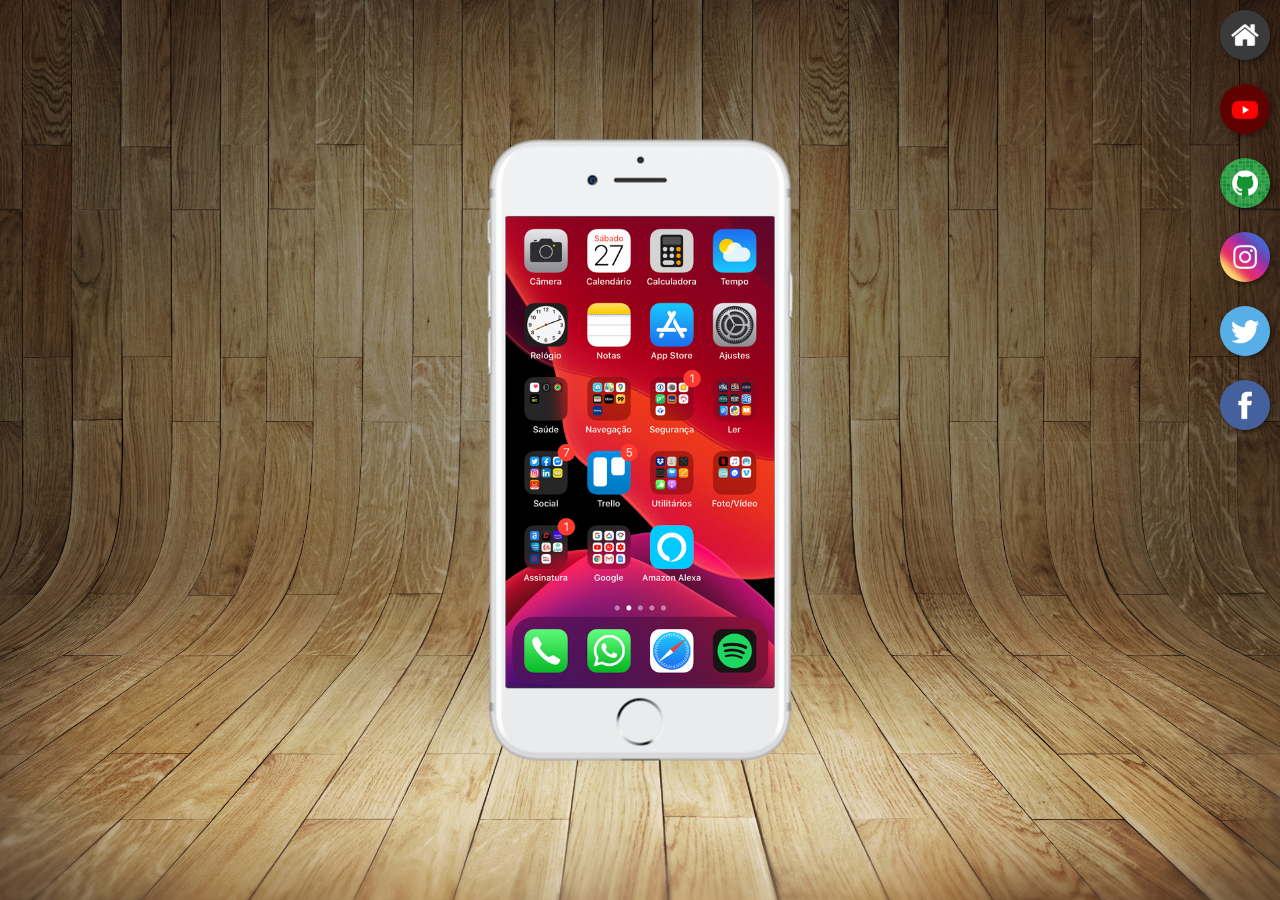
<file: index.html>
<!DOCTYPE html>
<html lang="pt-br">
<head>
    <meta charset="UTF-8">
    <meta name="viewport" content="width=device-width, initial-scale=1.0">
    <link rel="shortcut icon" href="favicon.ico" type="image/x-icon">
    <link rel="stylesheet" href="estilos/style.css">
    <title>Projeto Redes Sociais</title>
</head>
<body>
    <main>
        <section id="telefone">

            <iframe src="home.html" name="tela" id="tela" frameborder="0">
                Seu navegador não é compativel...

            </iframe>

        </section>

        <section id="redes-sociais">
            <a href="home.html" target="tela"><img src="imagens/logo-home.jpg" alt="Home"></a><br>

            <a href="youtube.html" target="tela"><img src="imagens/logo-youtube.jpg" alt="YouTube"></a><br>

            <a href="github.html" target="tela"><img src="imagens/logo-github.jpg" alt="Github"></a><br>

            <a href="instagram.html" target="tela"><img src="imagens/logo-instagram.jpg" alt="Instagram"></a><br>

            <a href="twitter.html" target="tela"><img src="imagens/logo-twitter.jpg" alt="Twitter"></a><br>

            <a href="facebook.html" target="tela"><img src="imagens/logo-facebook.jpg" alt="Facebook"></a>
        </section>
    </main>
</body>
</html>
</file>
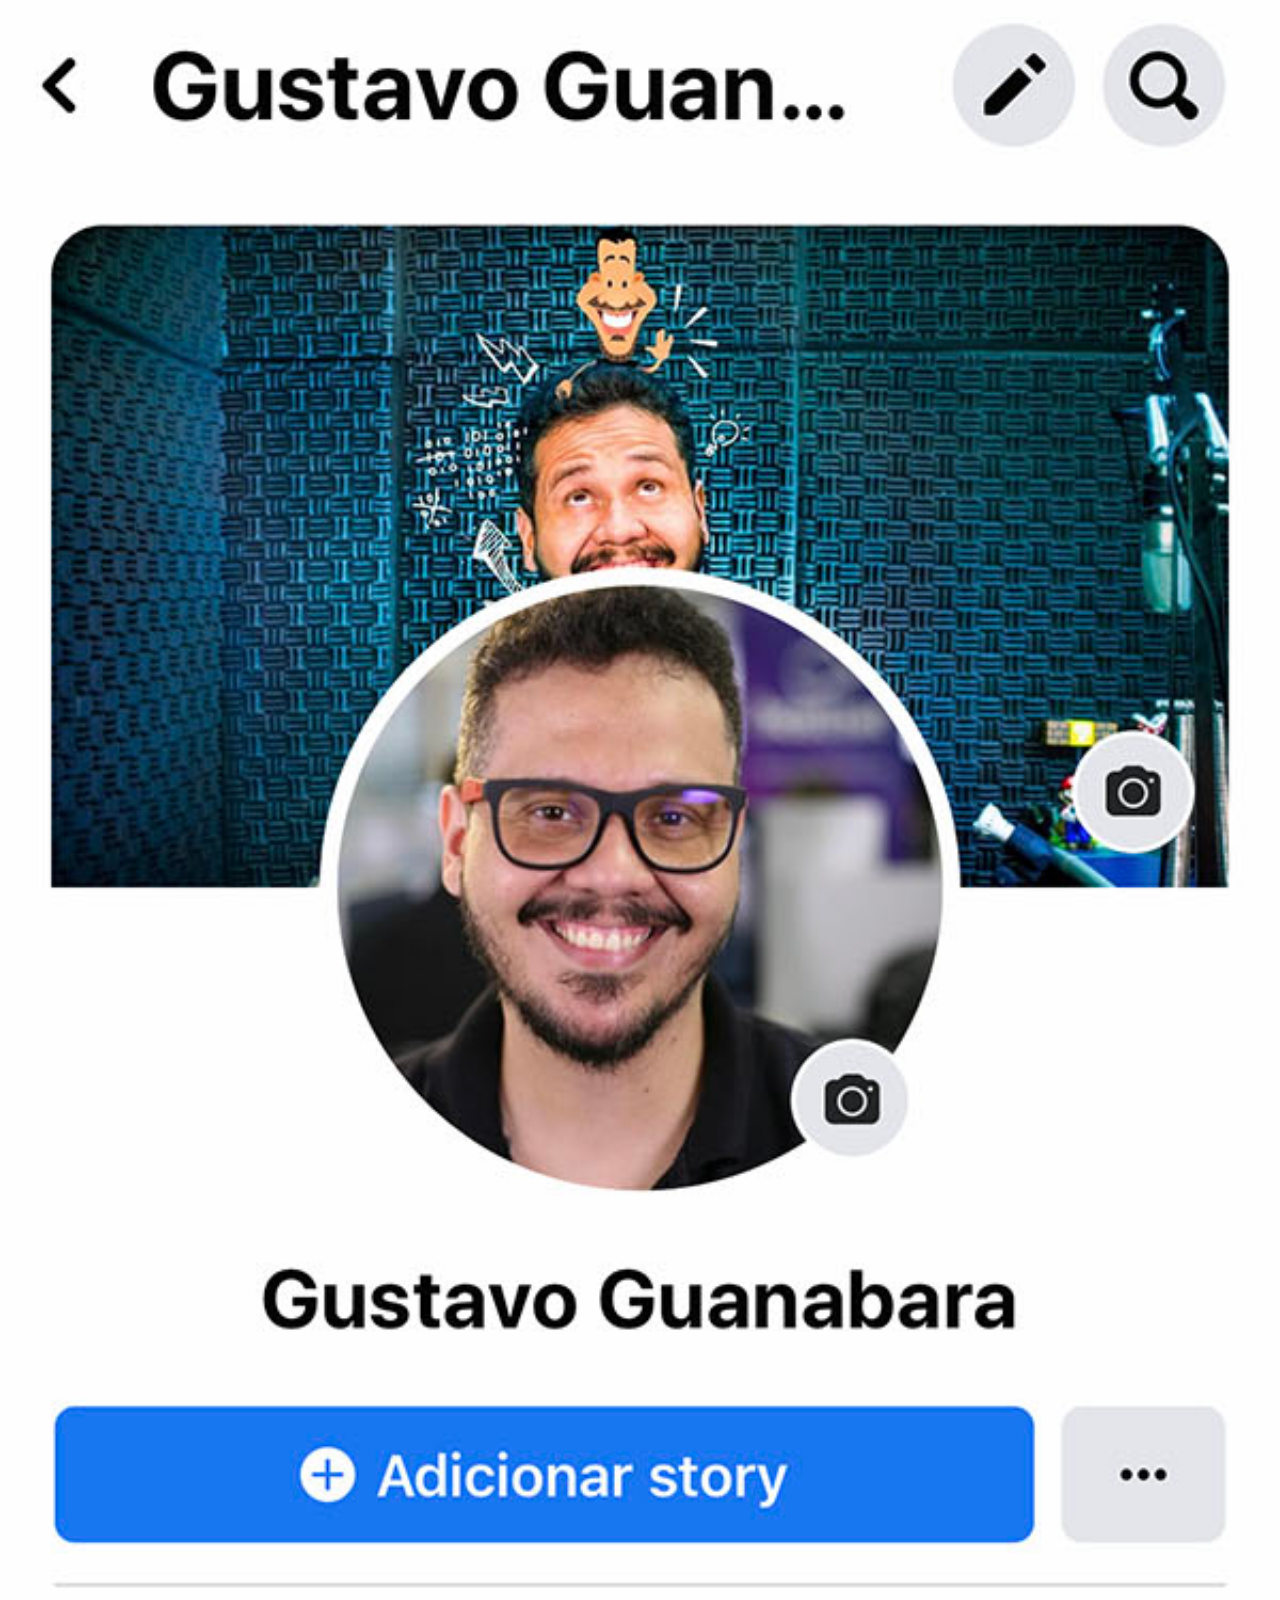
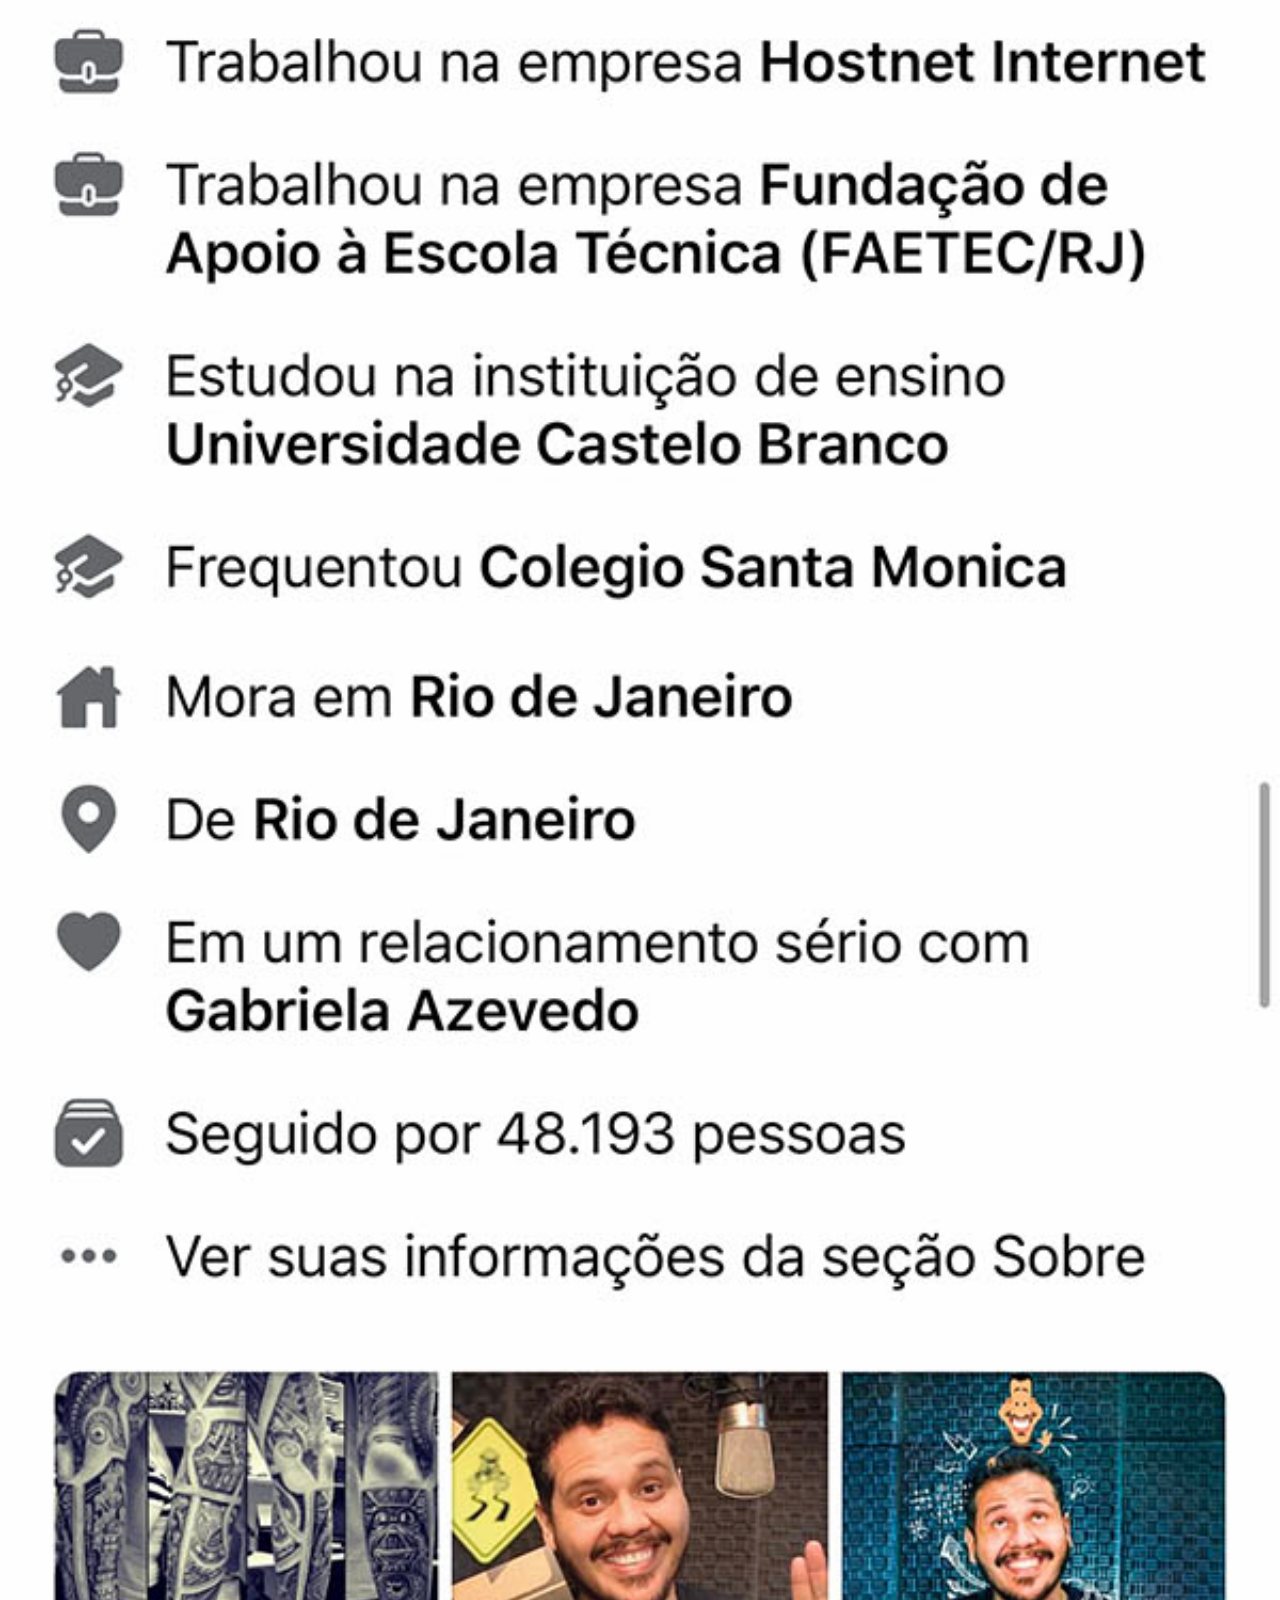
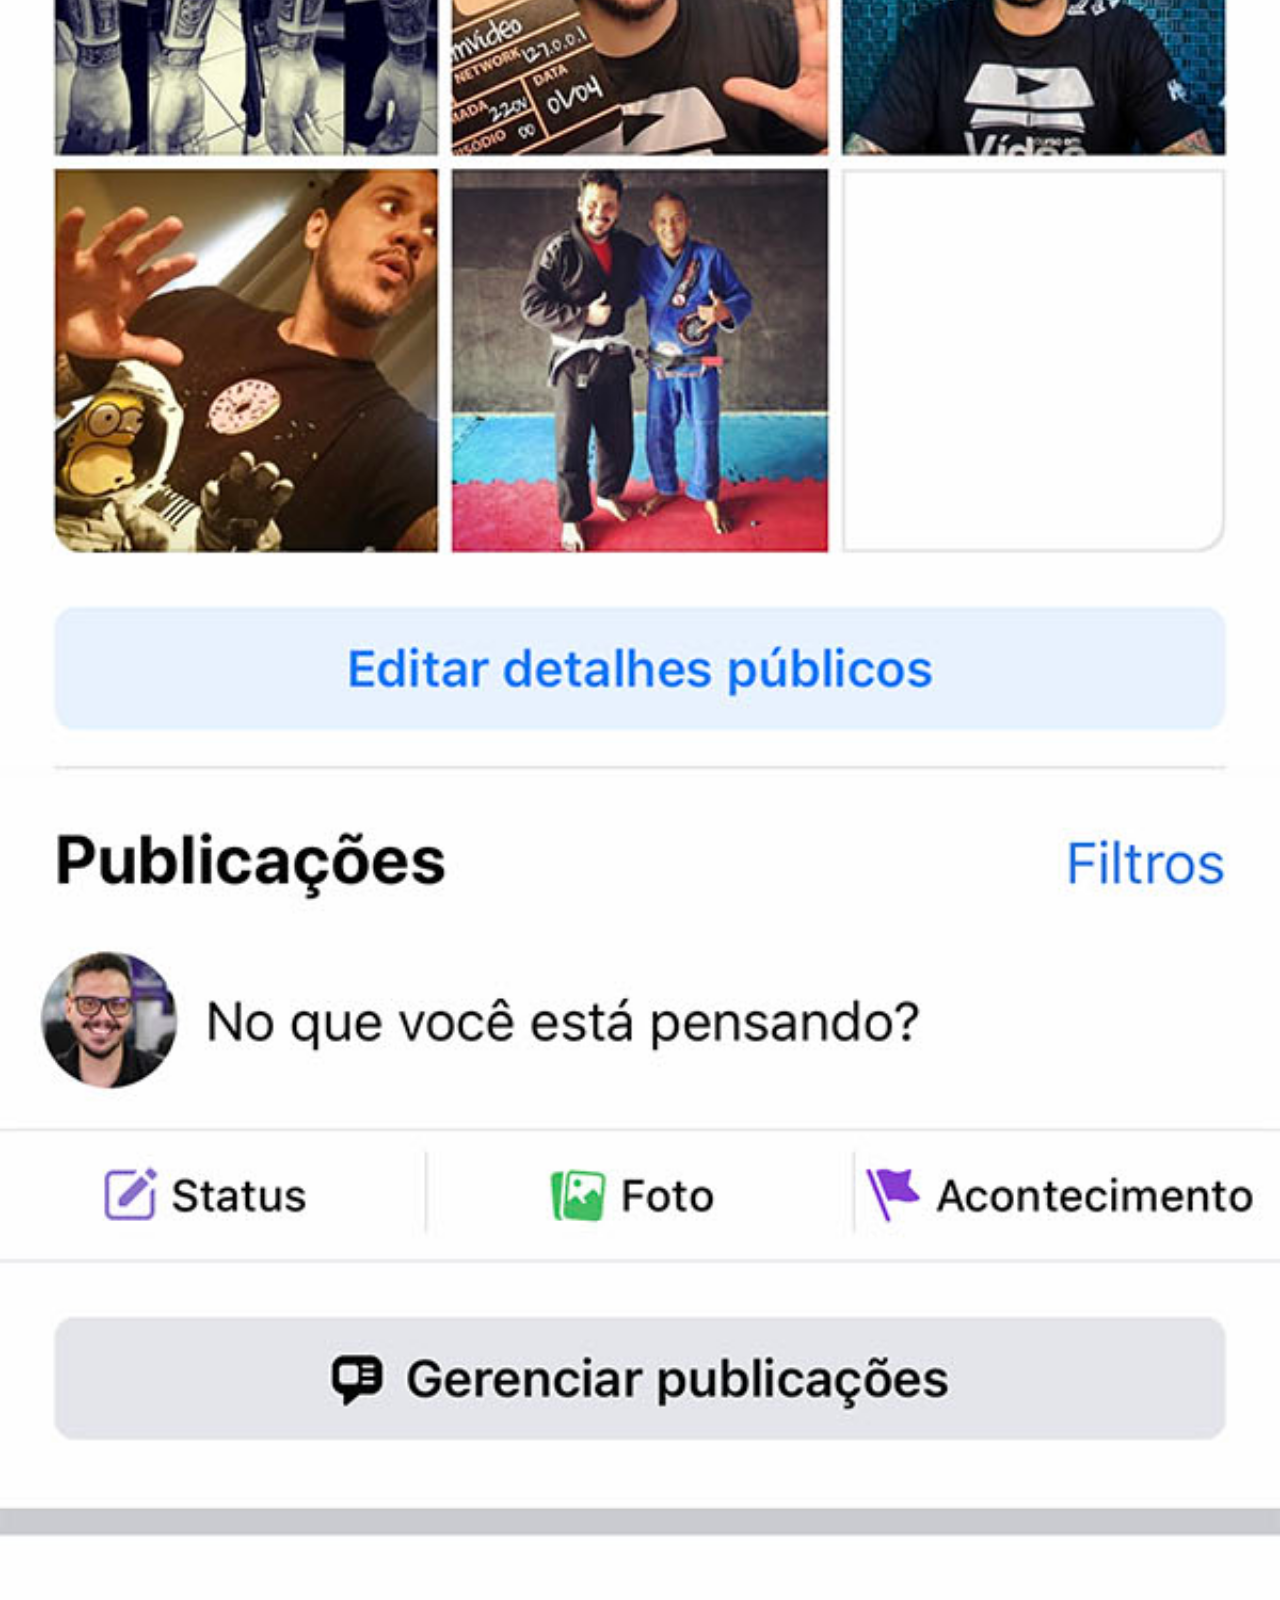
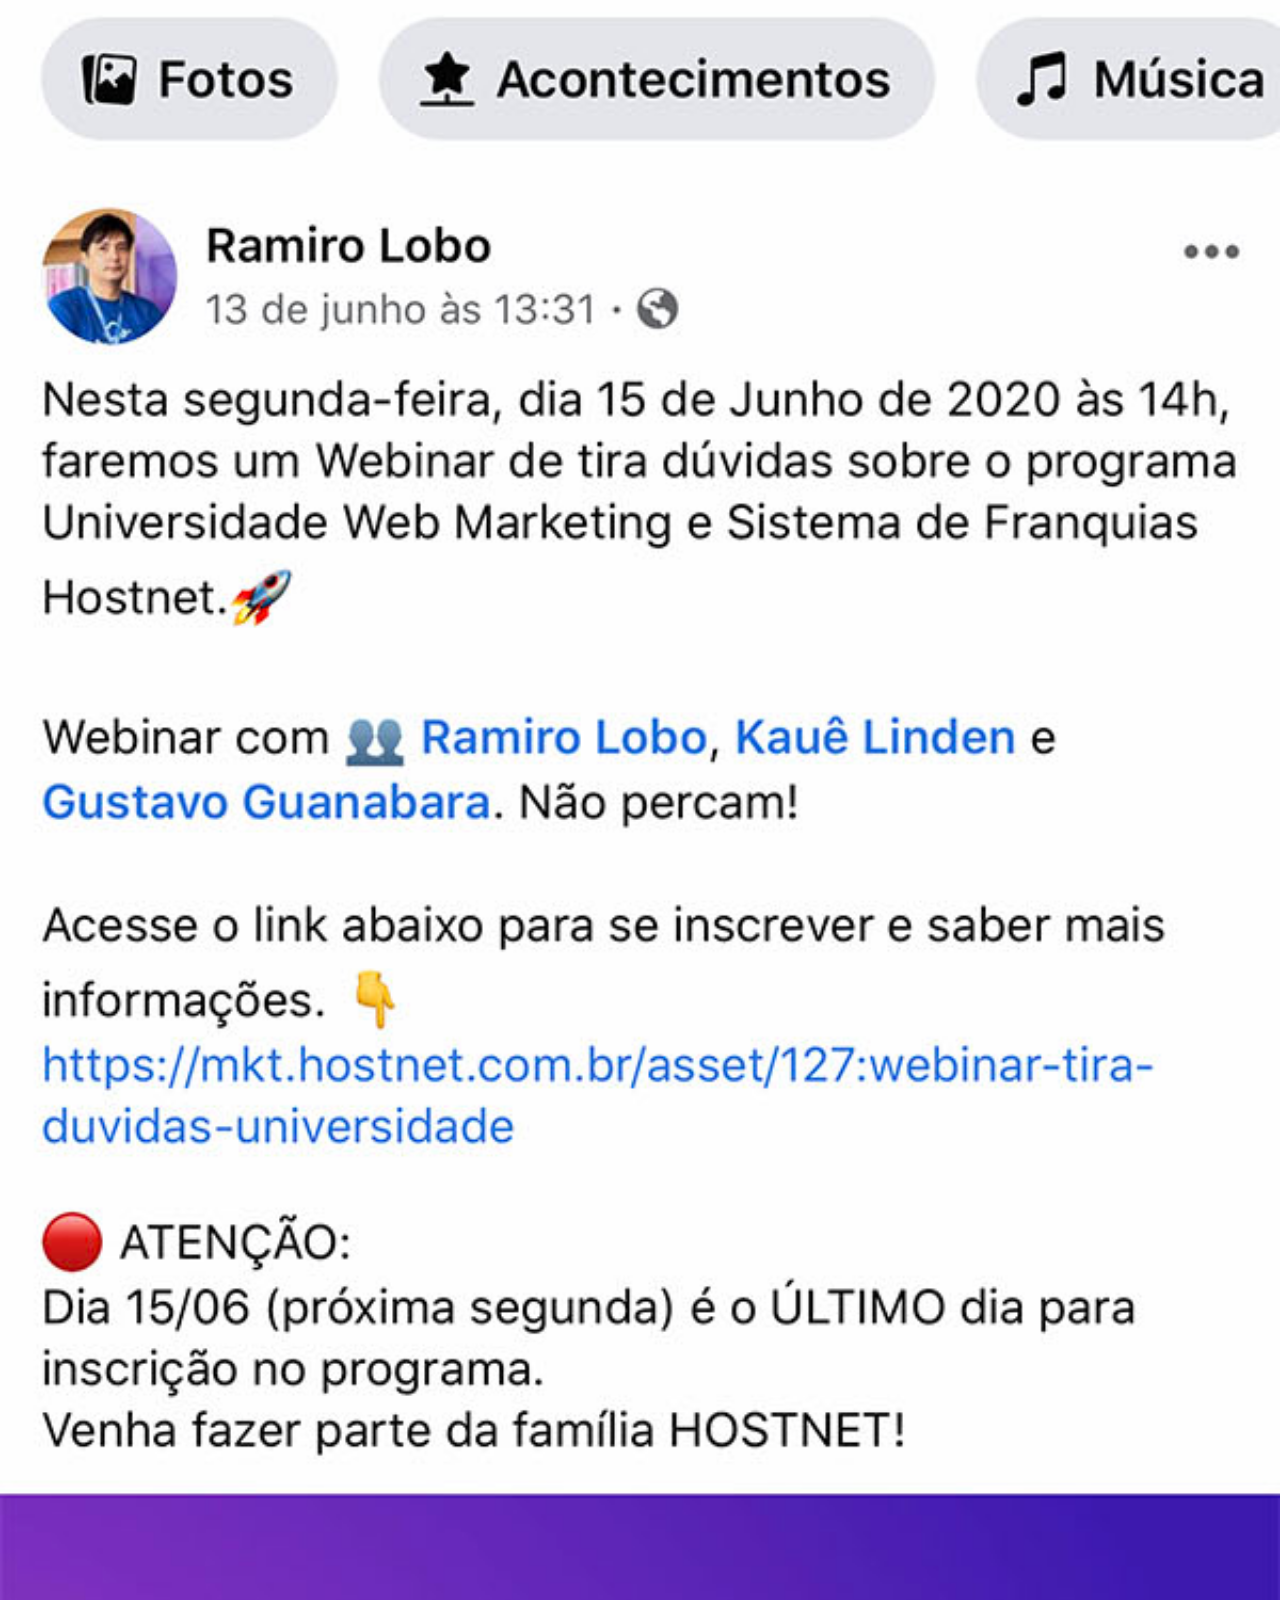
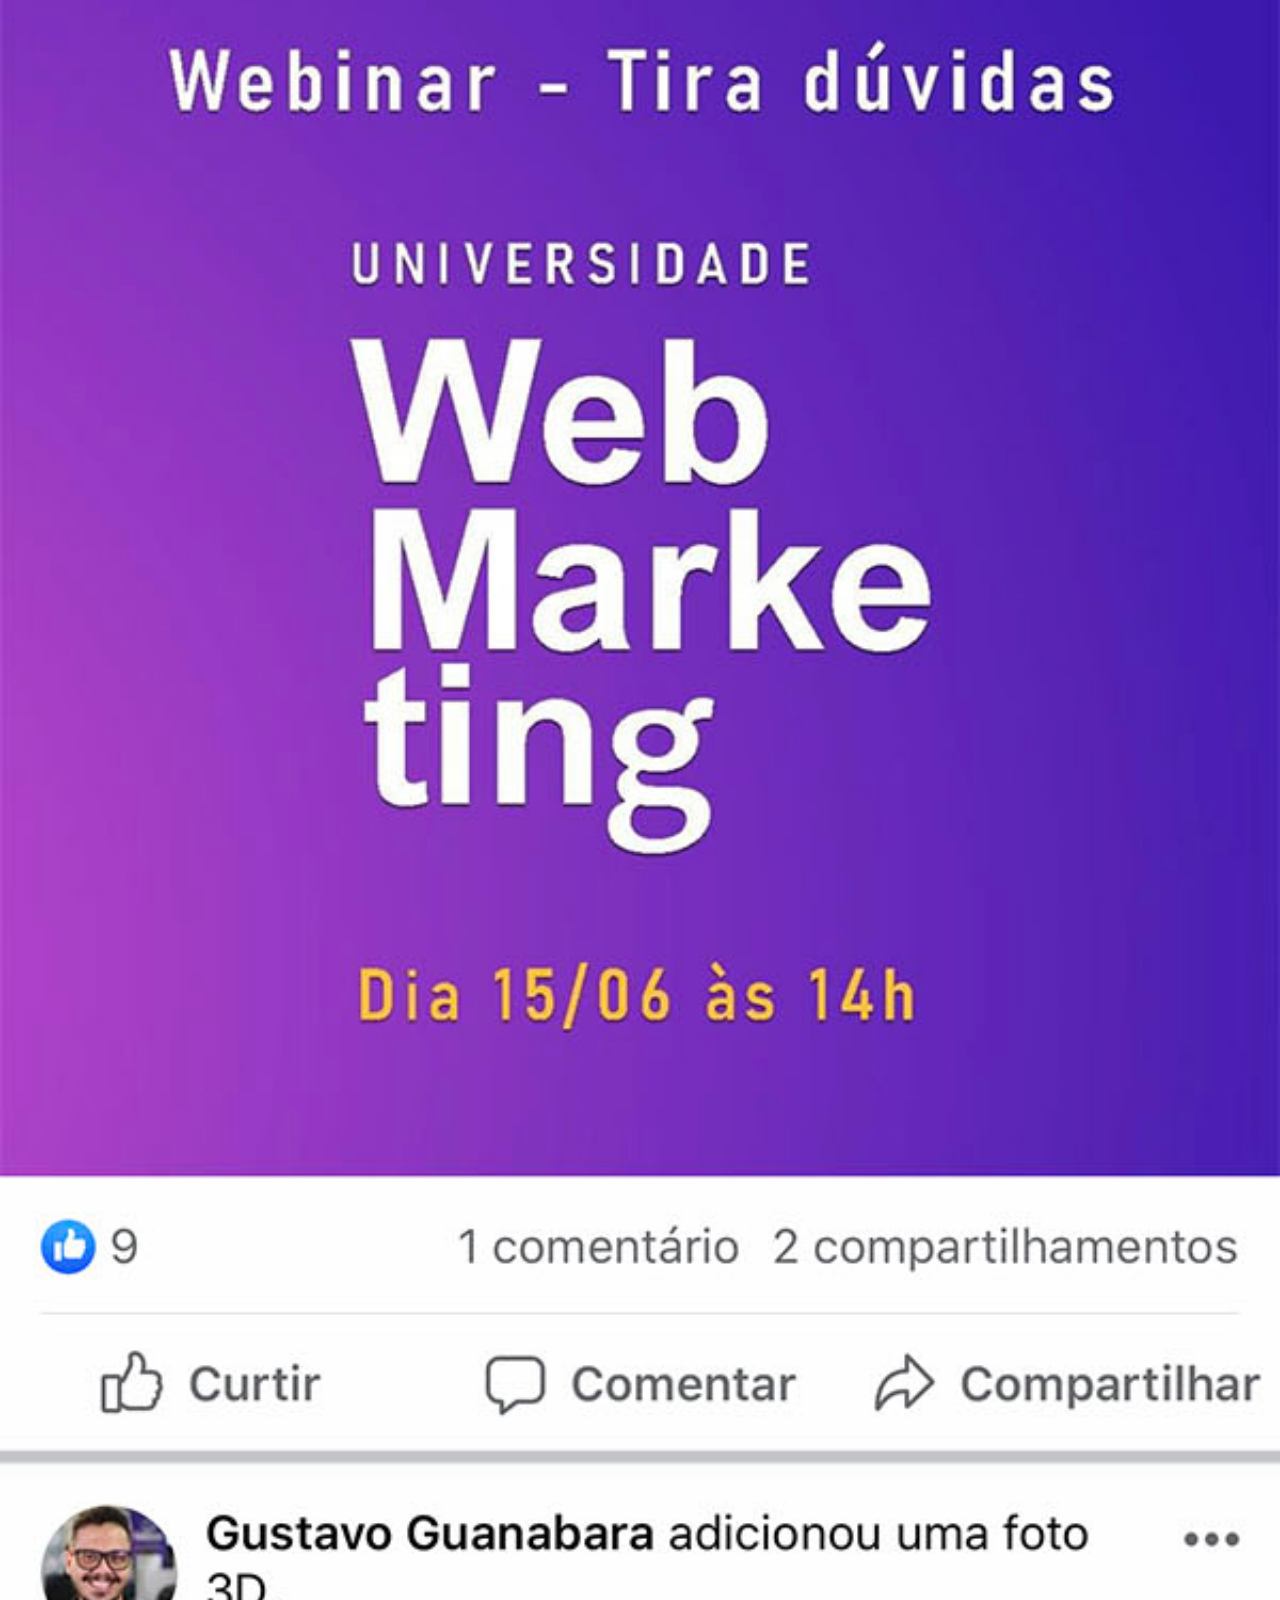
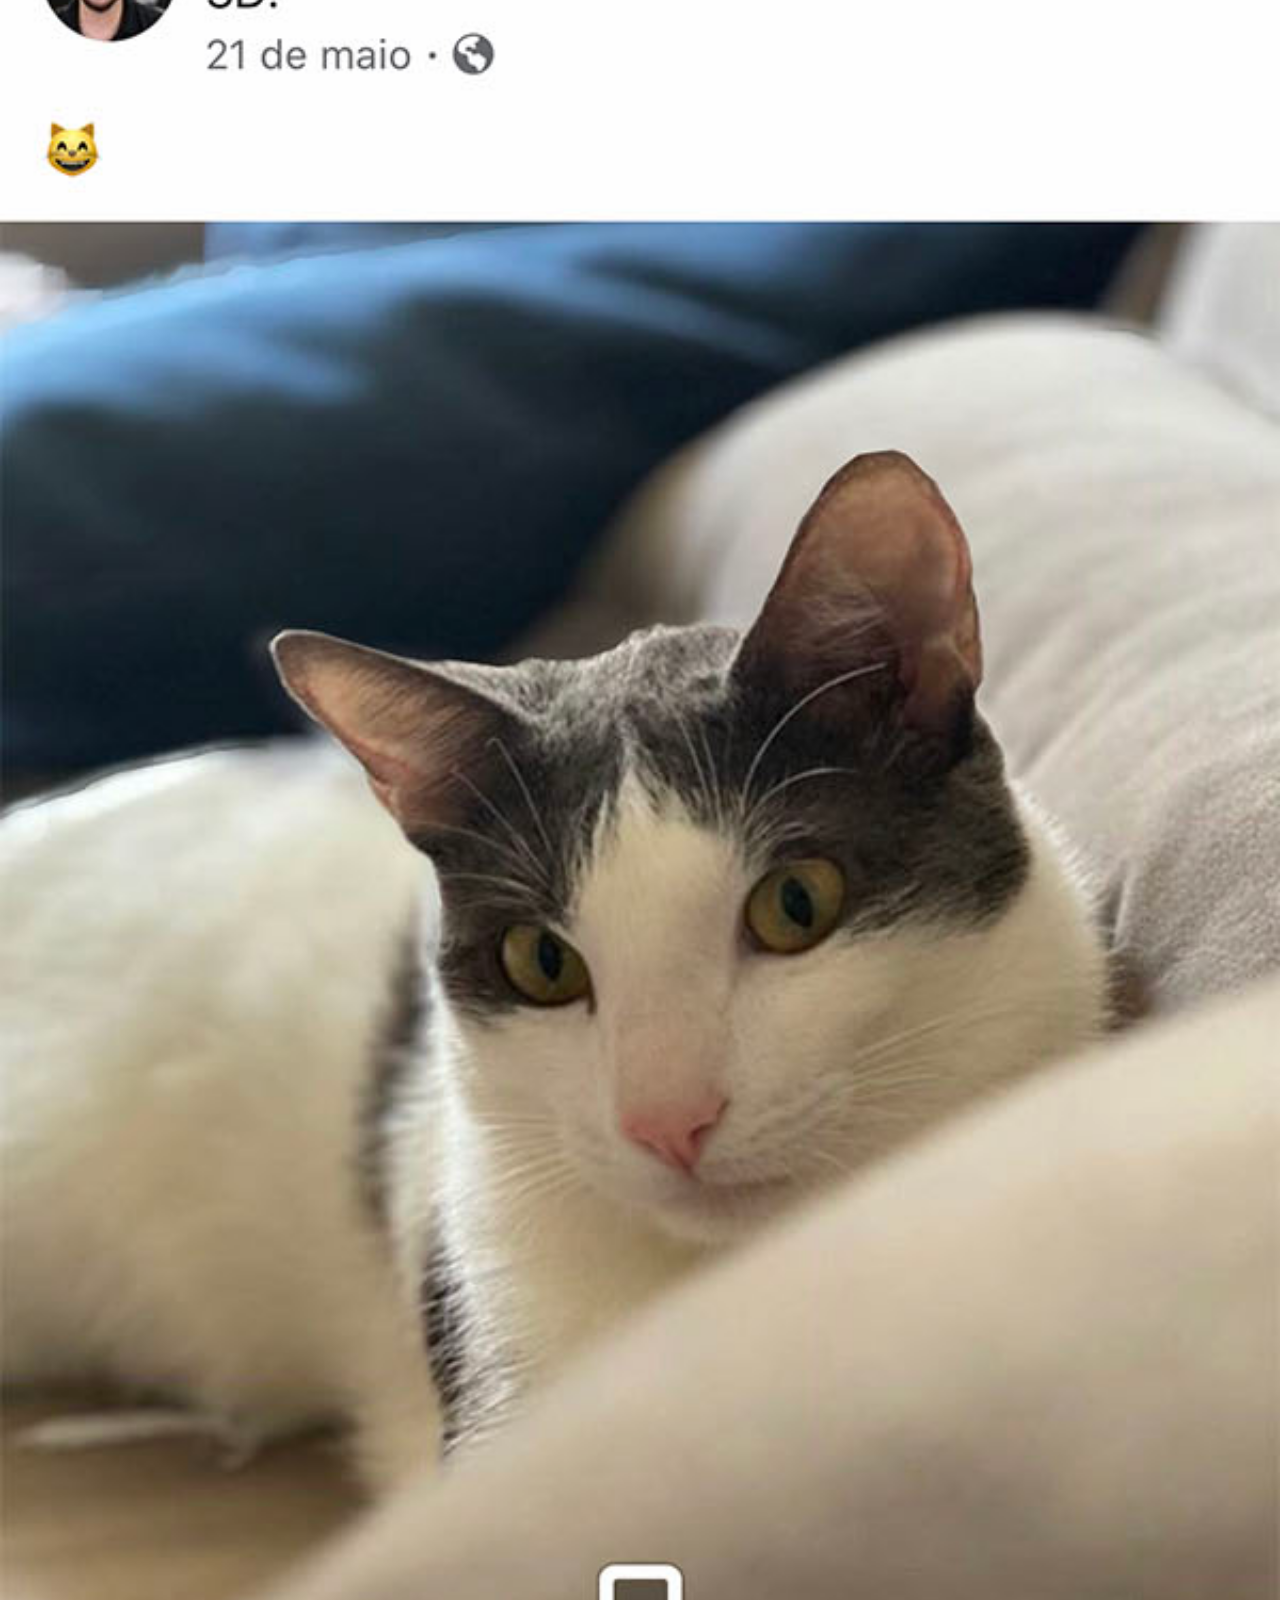
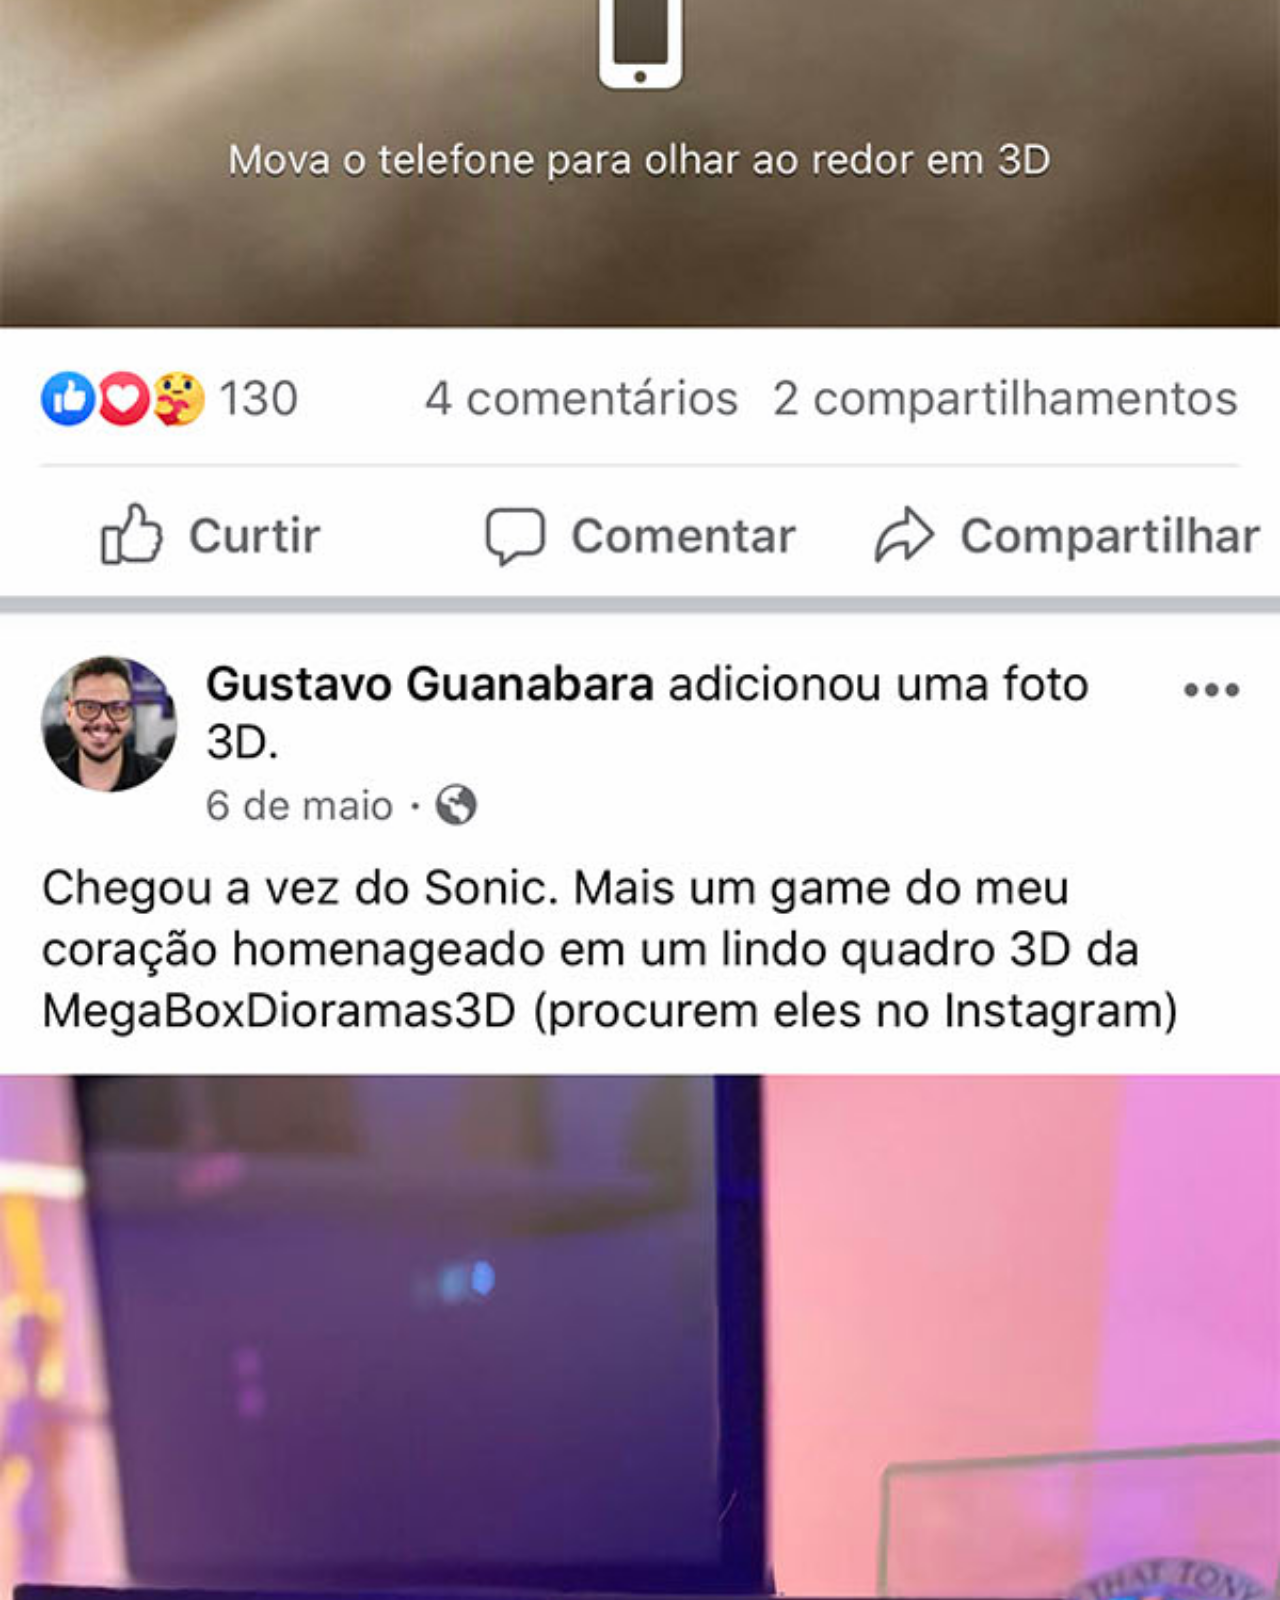
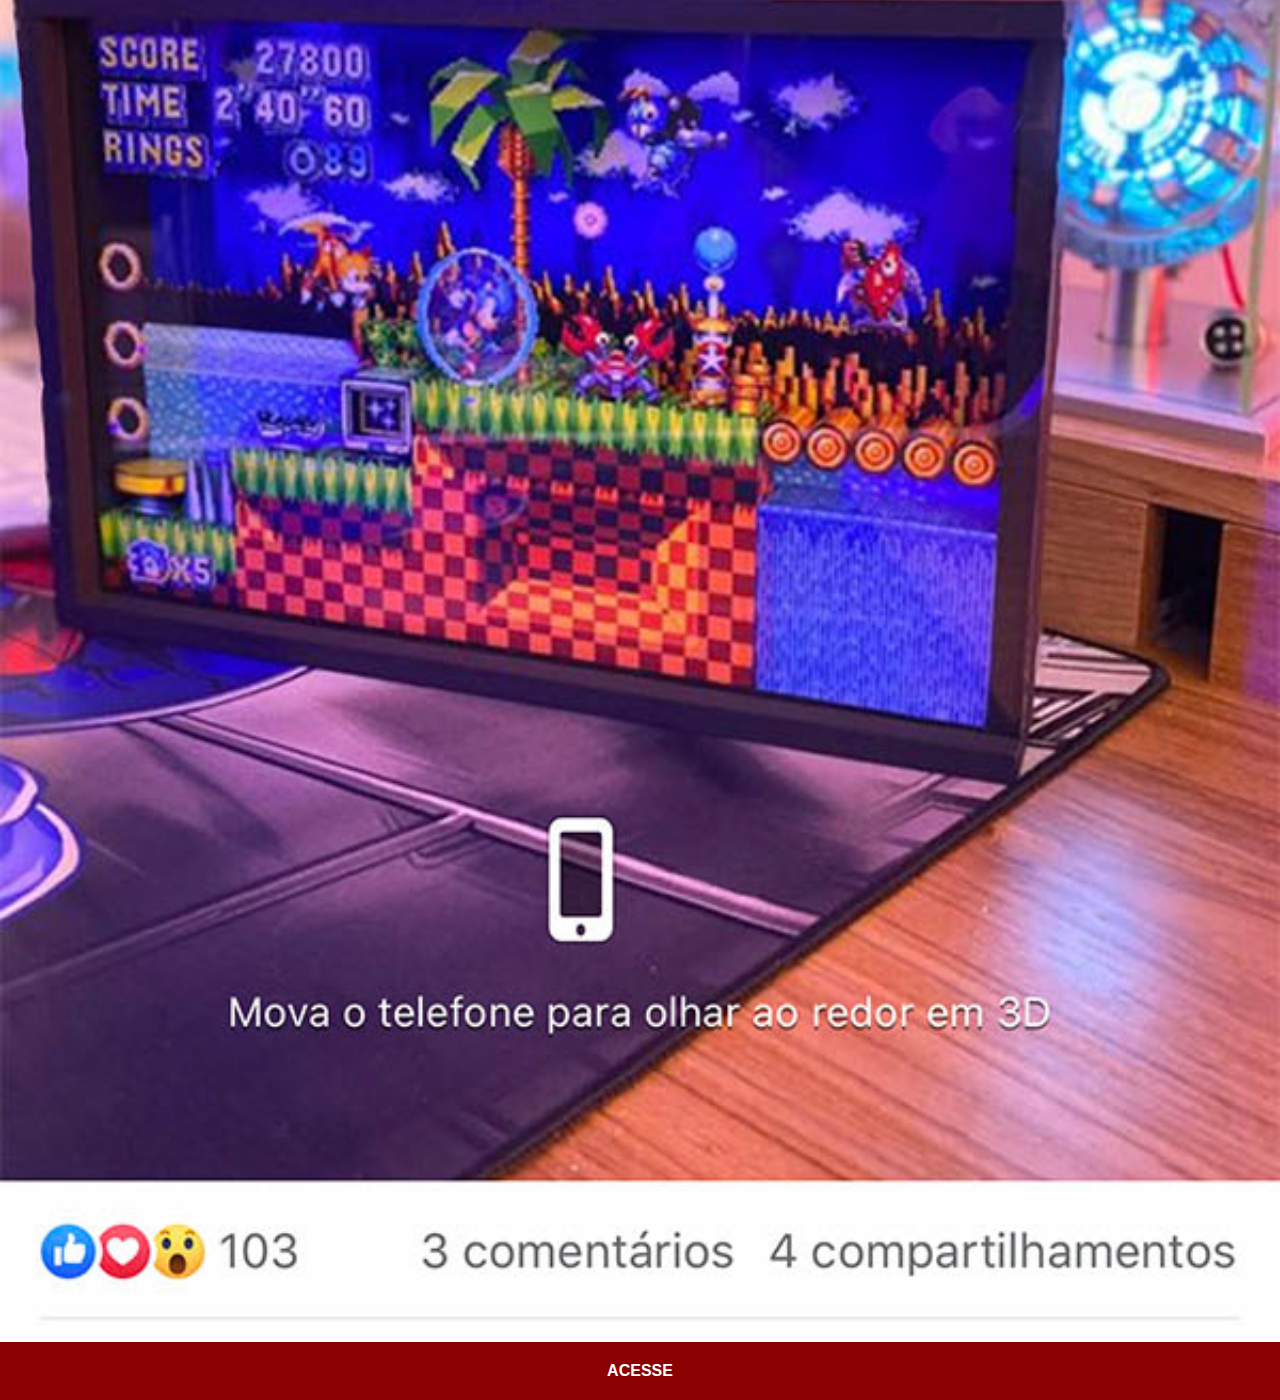
<file: facebook.html>
<!DOCTYPE html>
<html lang="pt-br">
<head>
    <meta charset="UTF-8">
    <meta name="viewport" content="width=device-width, initial-scale=1.0">
    <title>Facebook</title>
    <link rel="stylesheet" href="estilos/social.css">
</head>

<body>

    <img src="imagens/tela-facebook.jpg" alt="Facebook">
    <a href="http://www.youtube.com/user/cursoemvideo/playlists" target="_blank">ACESSE</a>
    
</body>
</html>
</file>
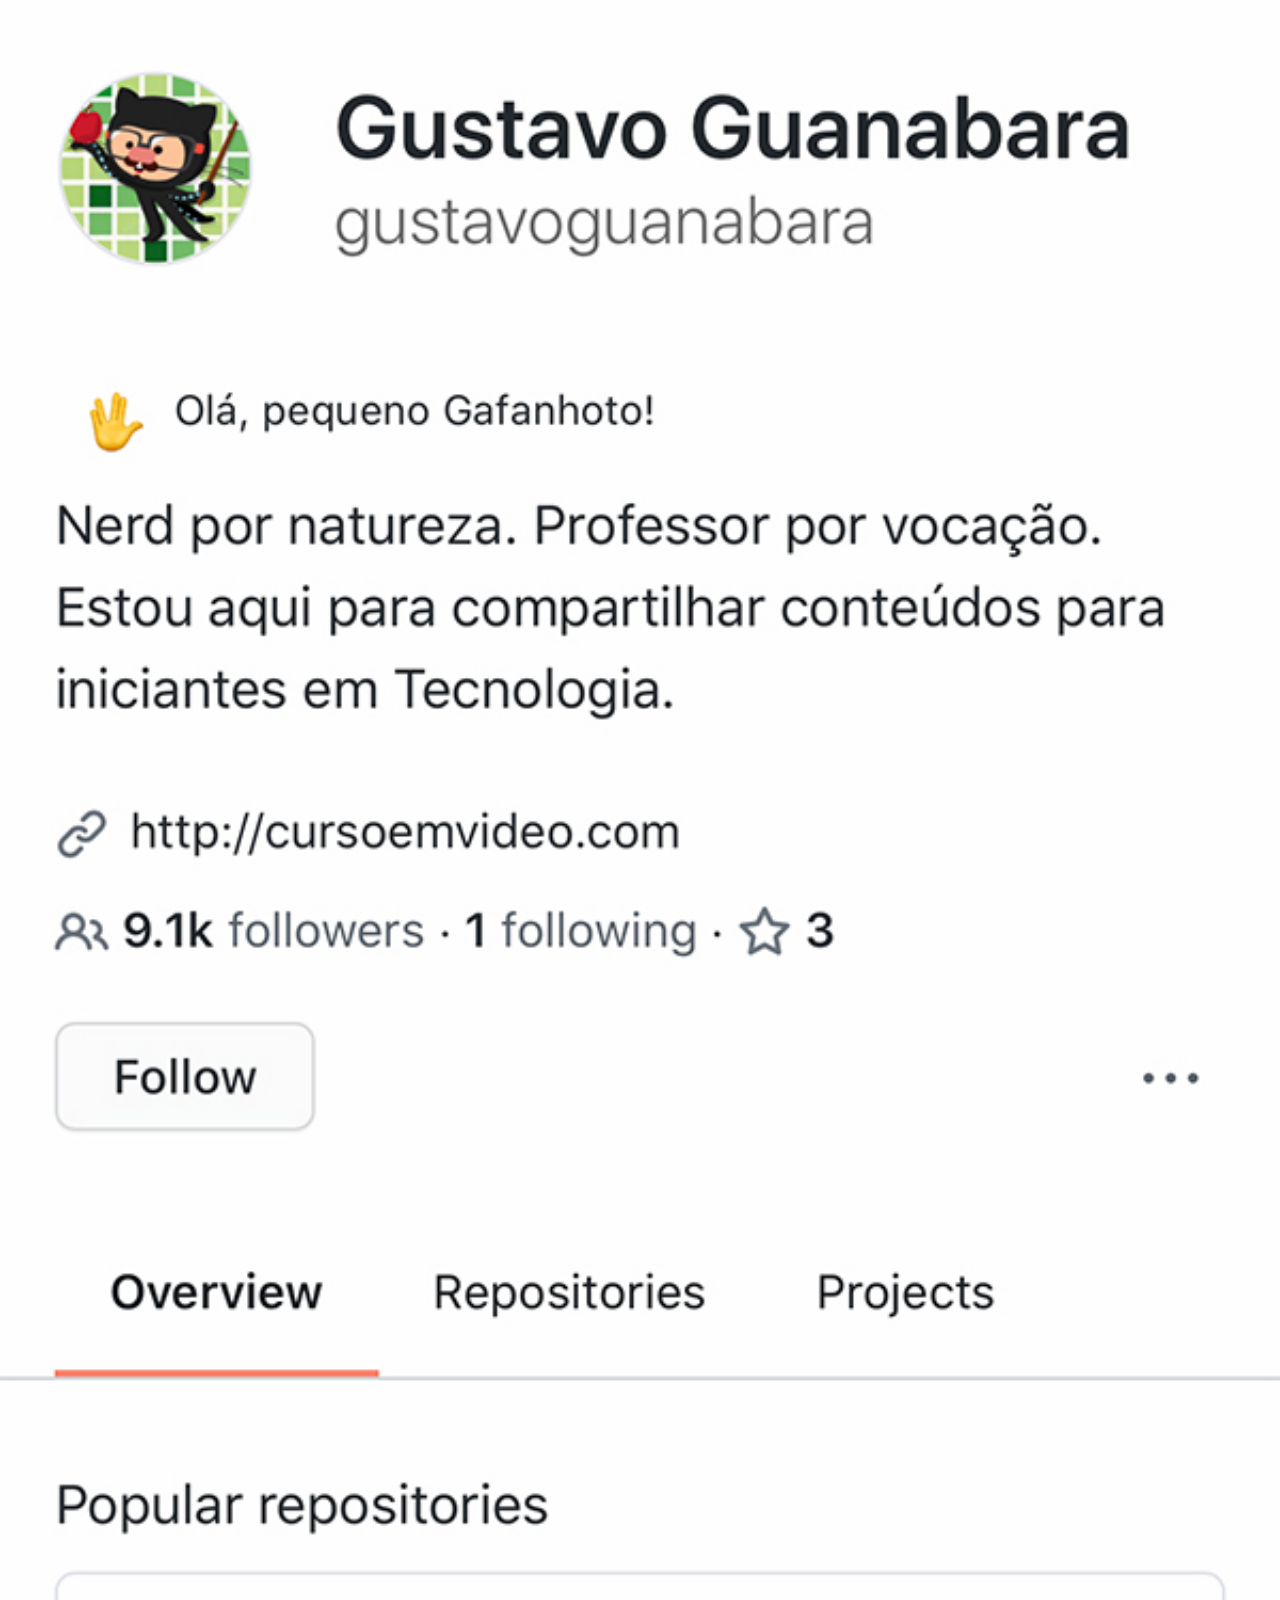
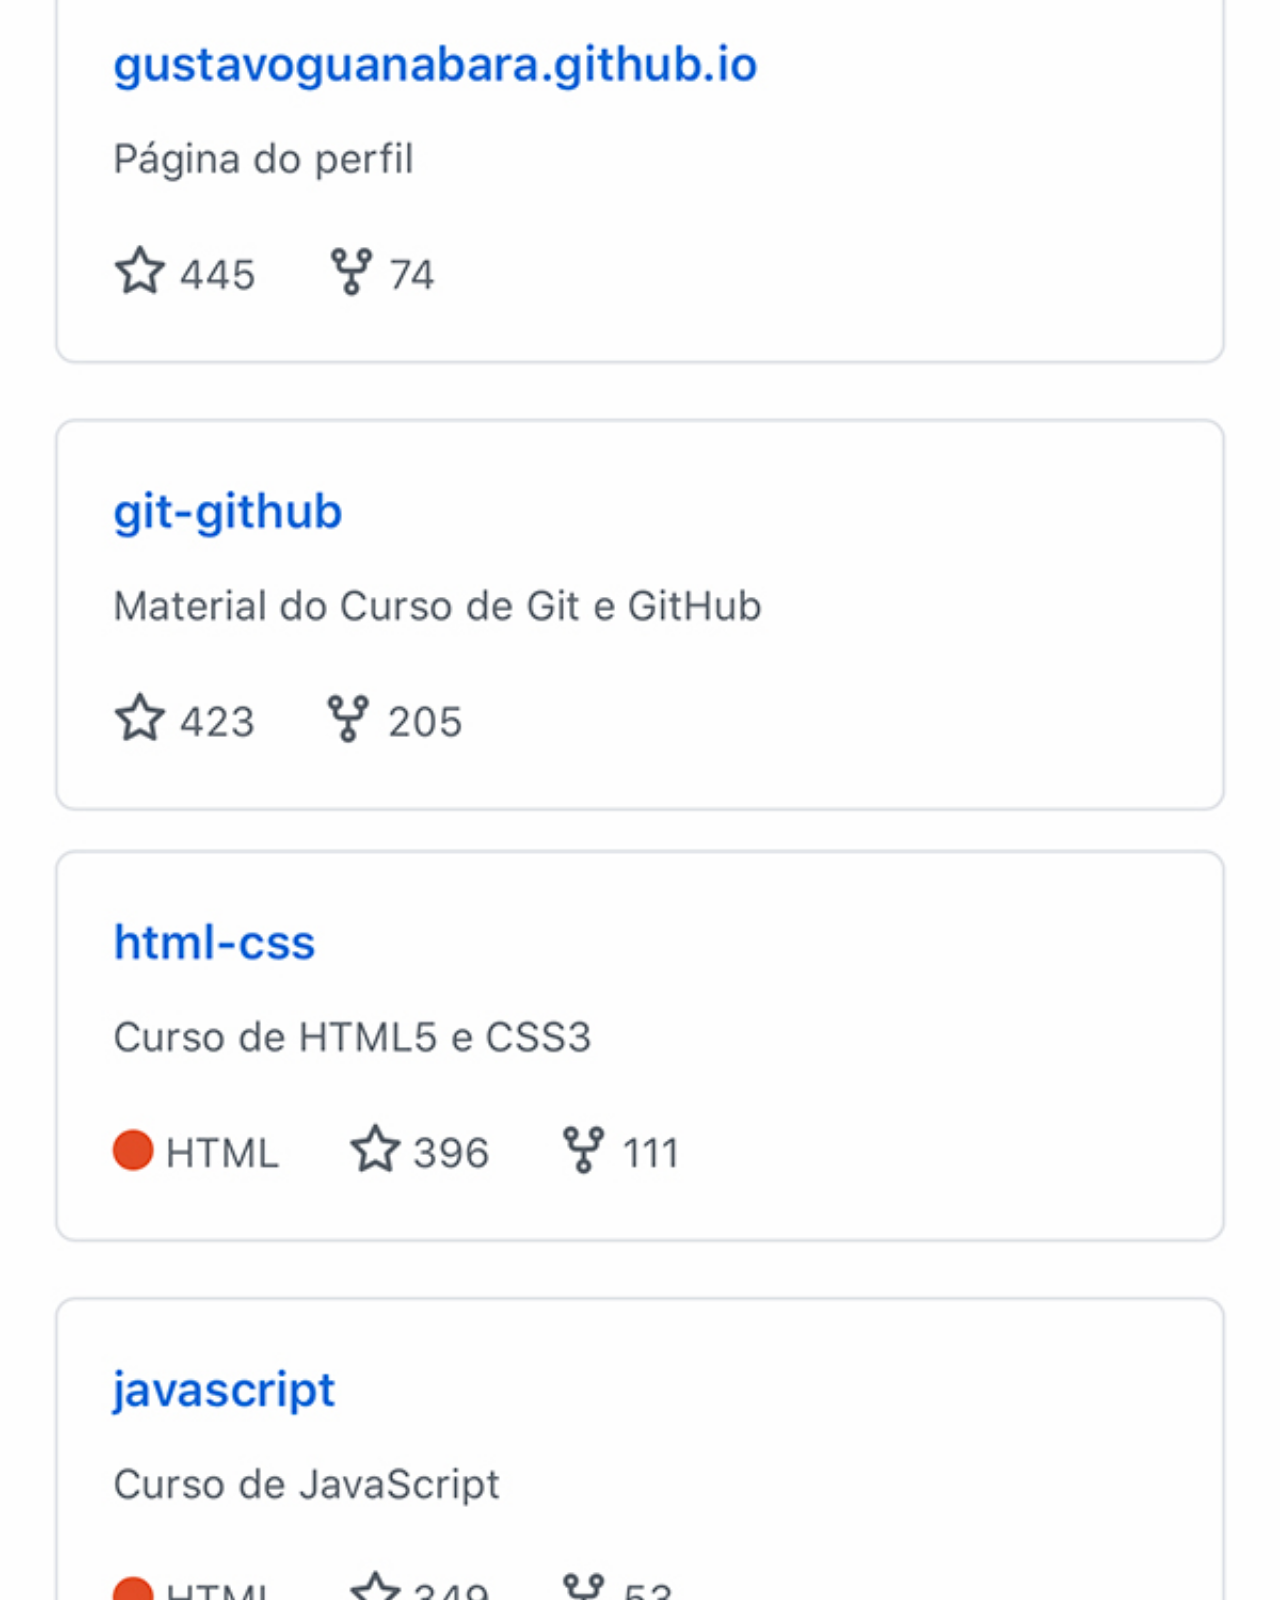
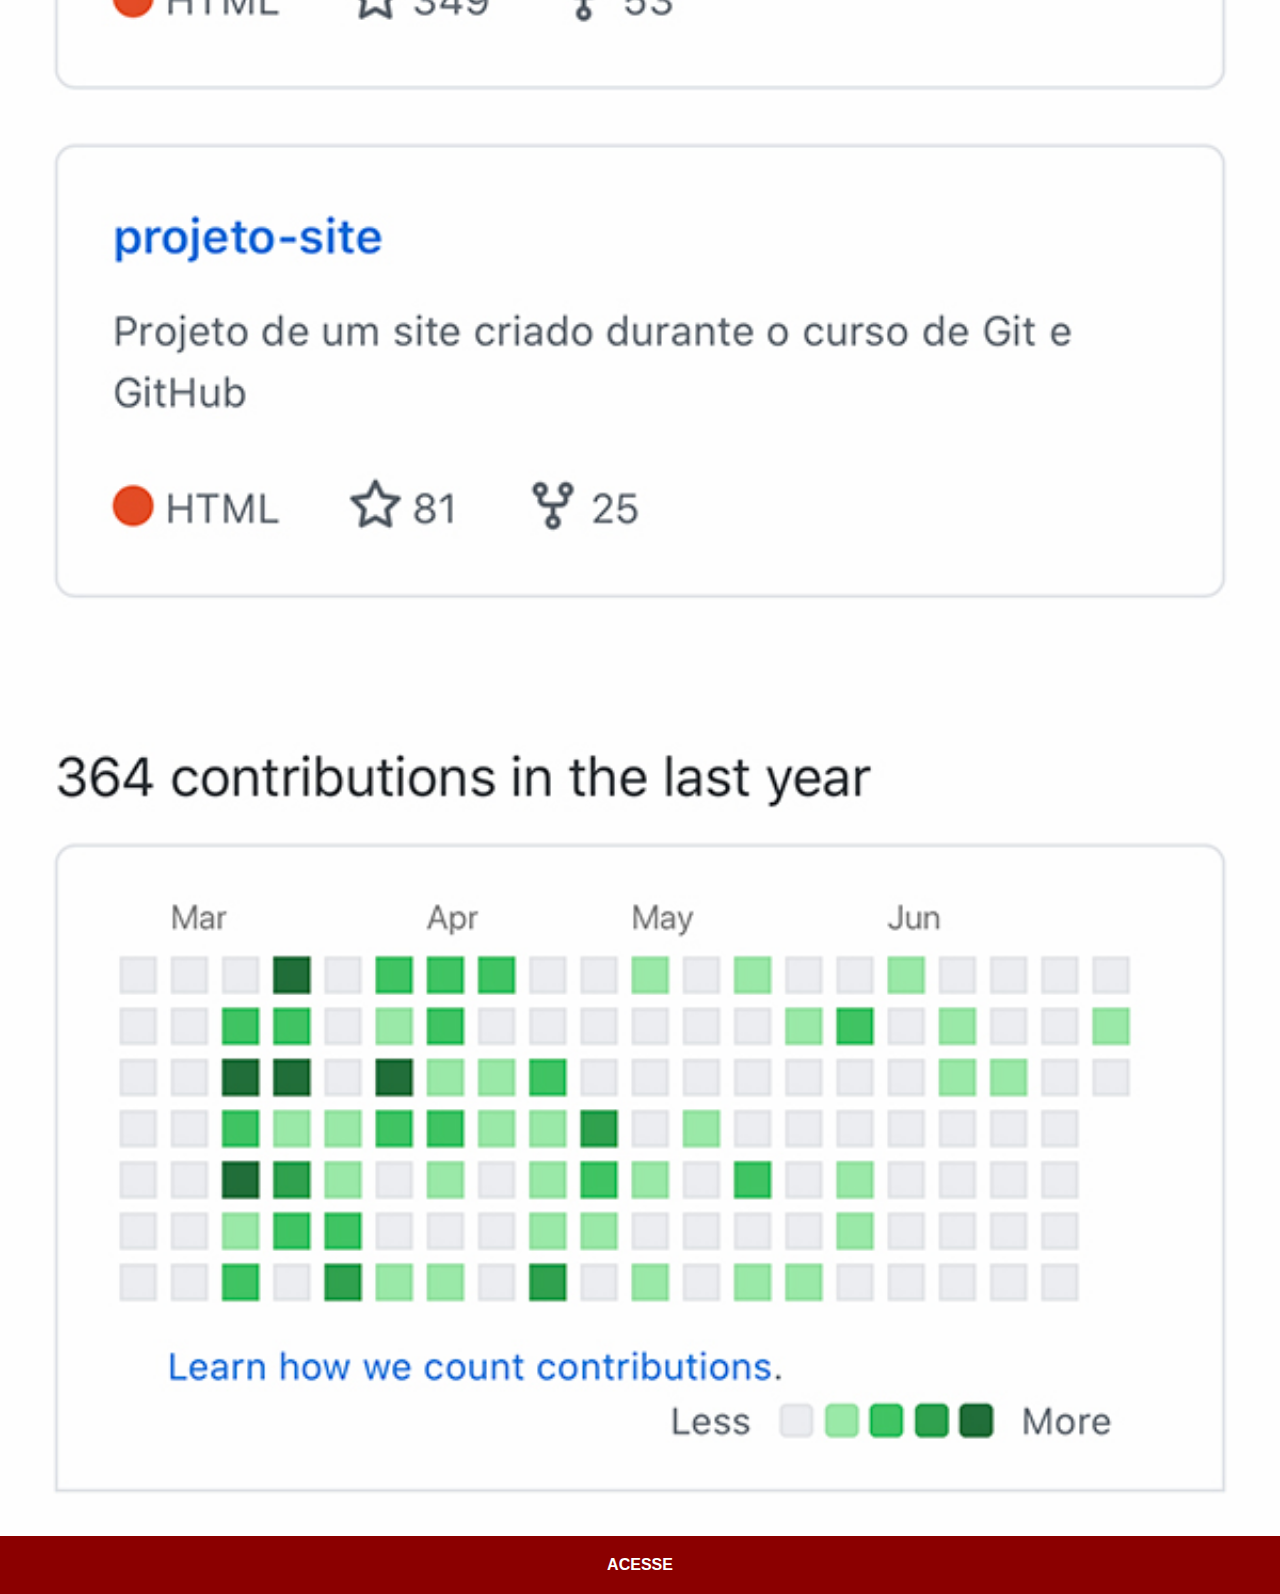
<file: github.html>
<!DOCTYPE html>
<html lang="pt-br">
<head>
    <meta charset="UTF-8">
    <meta name="viewport" content="width=device-width, initial-scale=1.0">
    <title>Github</title>
    <link rel="stylesheet" href="estilos/social.css">
</head>

<body>

    <img src="imagens/tela-github.jpg" alt="Github">
    <a href="https://github.com/RuiCesarTeixeira" target="_blank">ACESSE</a>
    
</body>
</html>
</file>
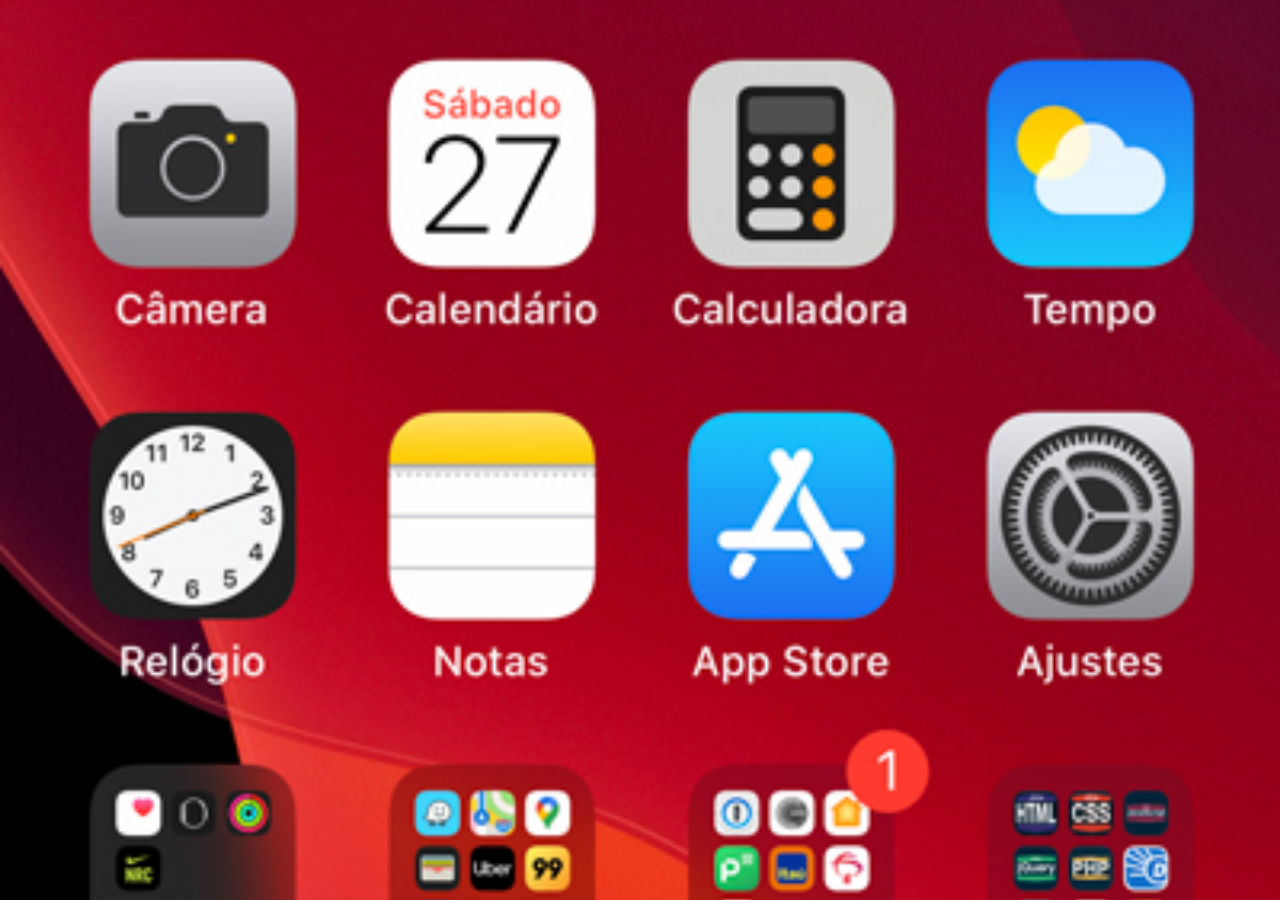
<file: home.html>
<!DOCTYPE html>
<html lang="pt-br">
<head>
    <meta charset="UTF-8">
    <meta name="viewport" content="width=device-width, initial-scale=1.0">
    <title>Home</title>
</head>
<style>
    *{
        margin: 0px;
        padding: 0px;
    }

    body{
        width: 100vw;
        height: 100vh;
        background: black url('imagens/tela-home.jpg') no-repeat top center;
        background-size: cover;
    }
</style>
<body>
    
</body>
</html>
</file>
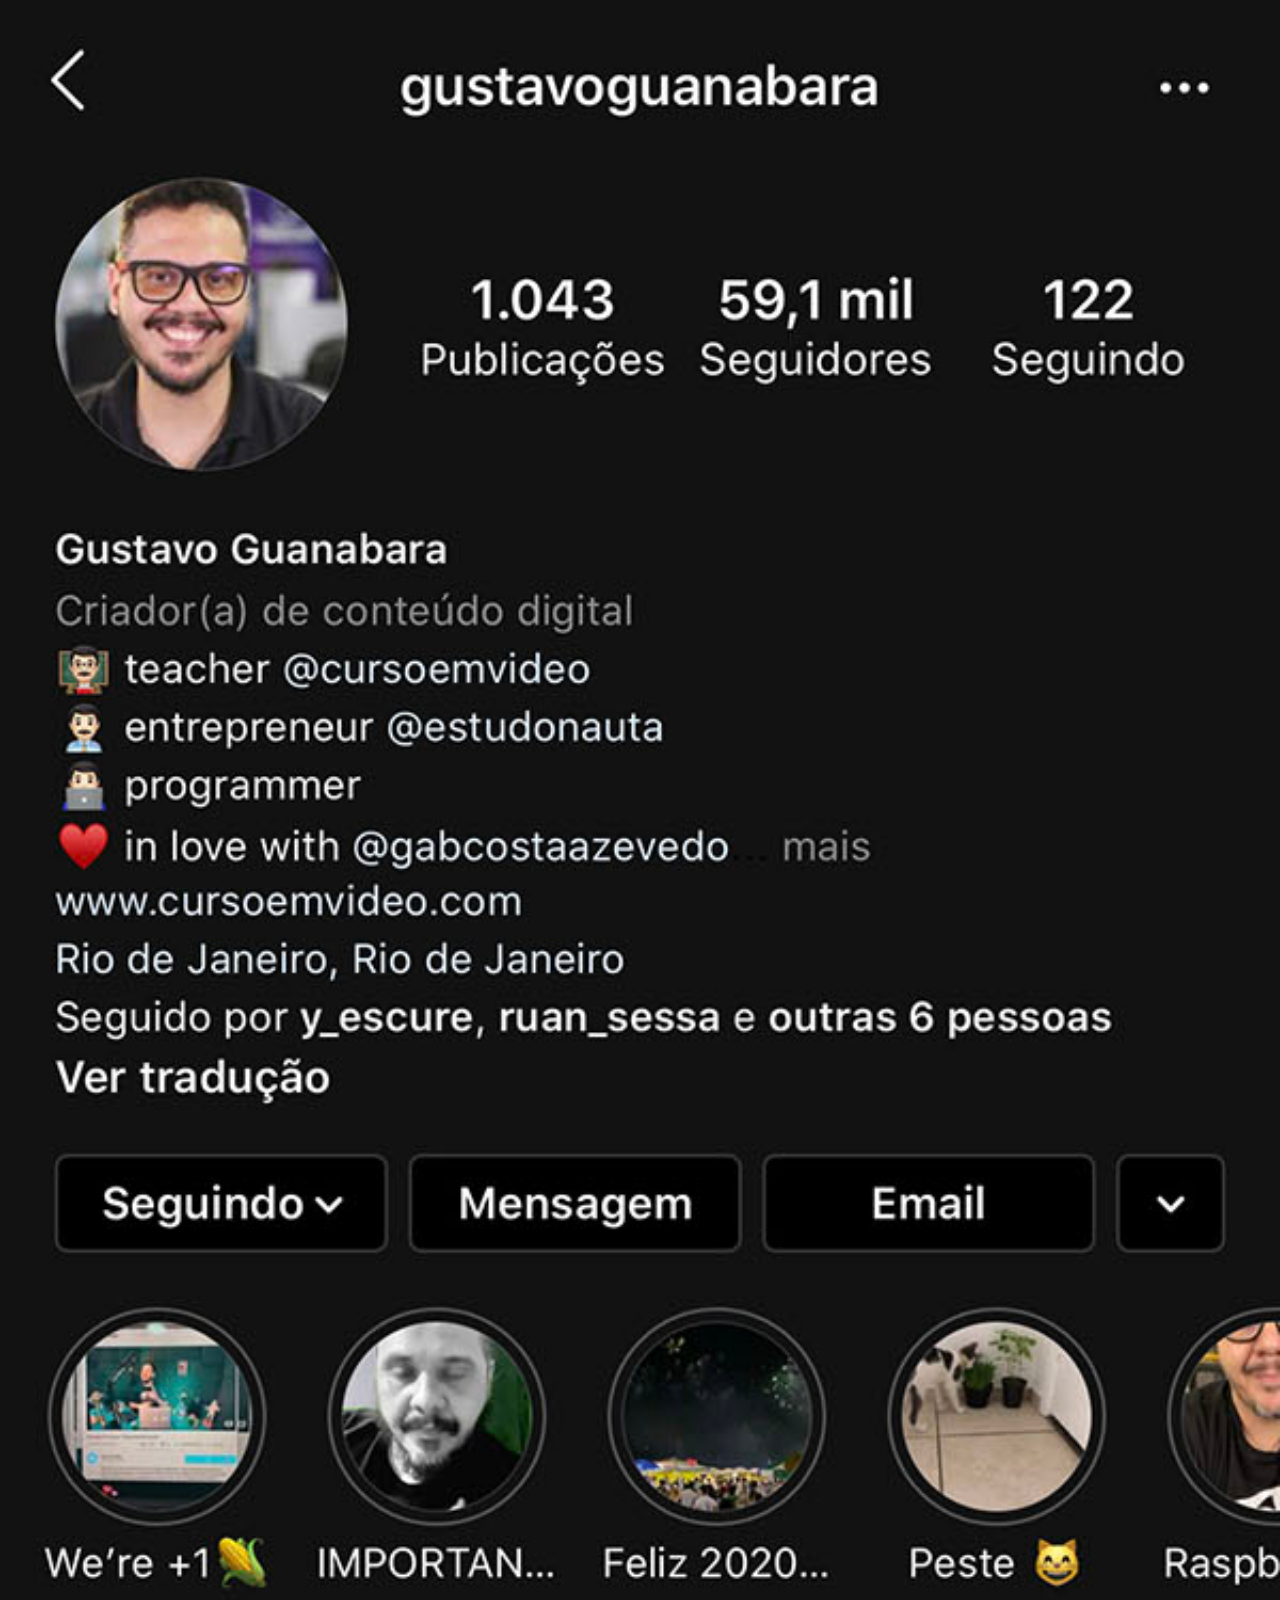
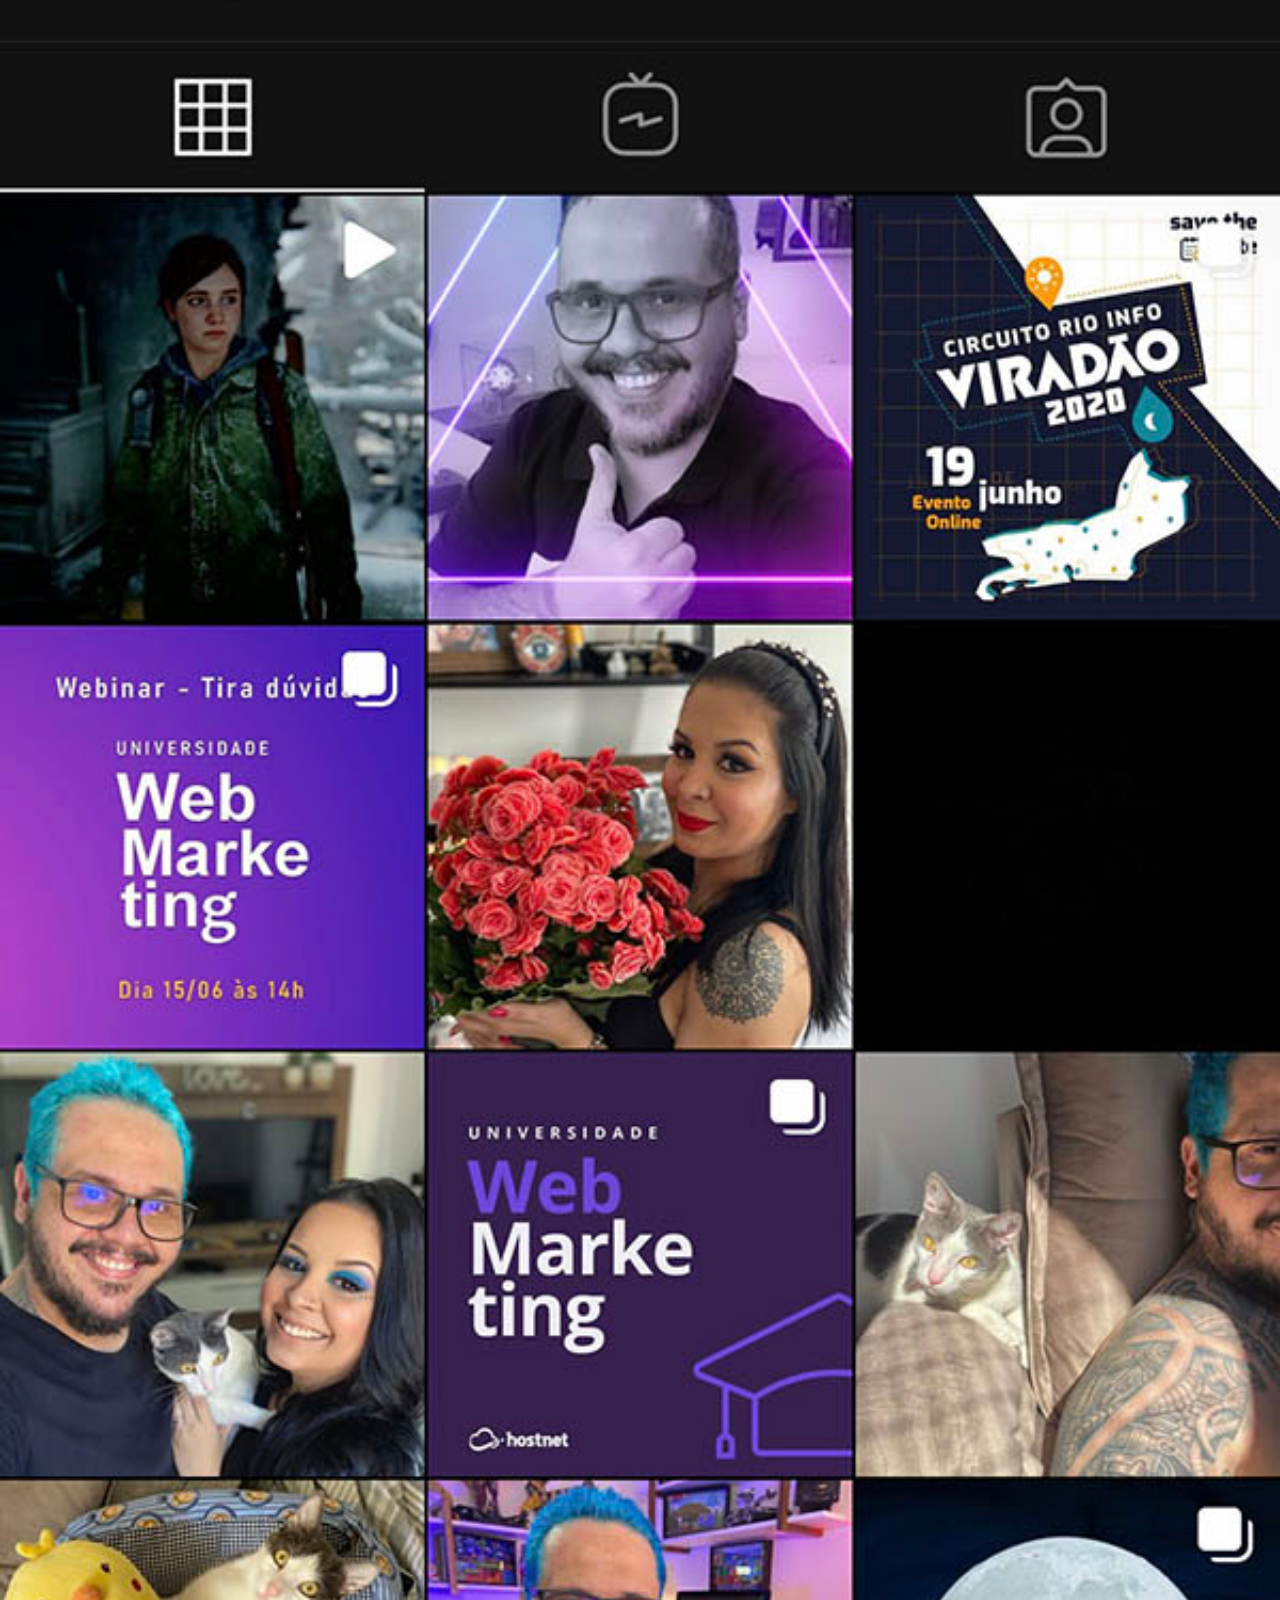
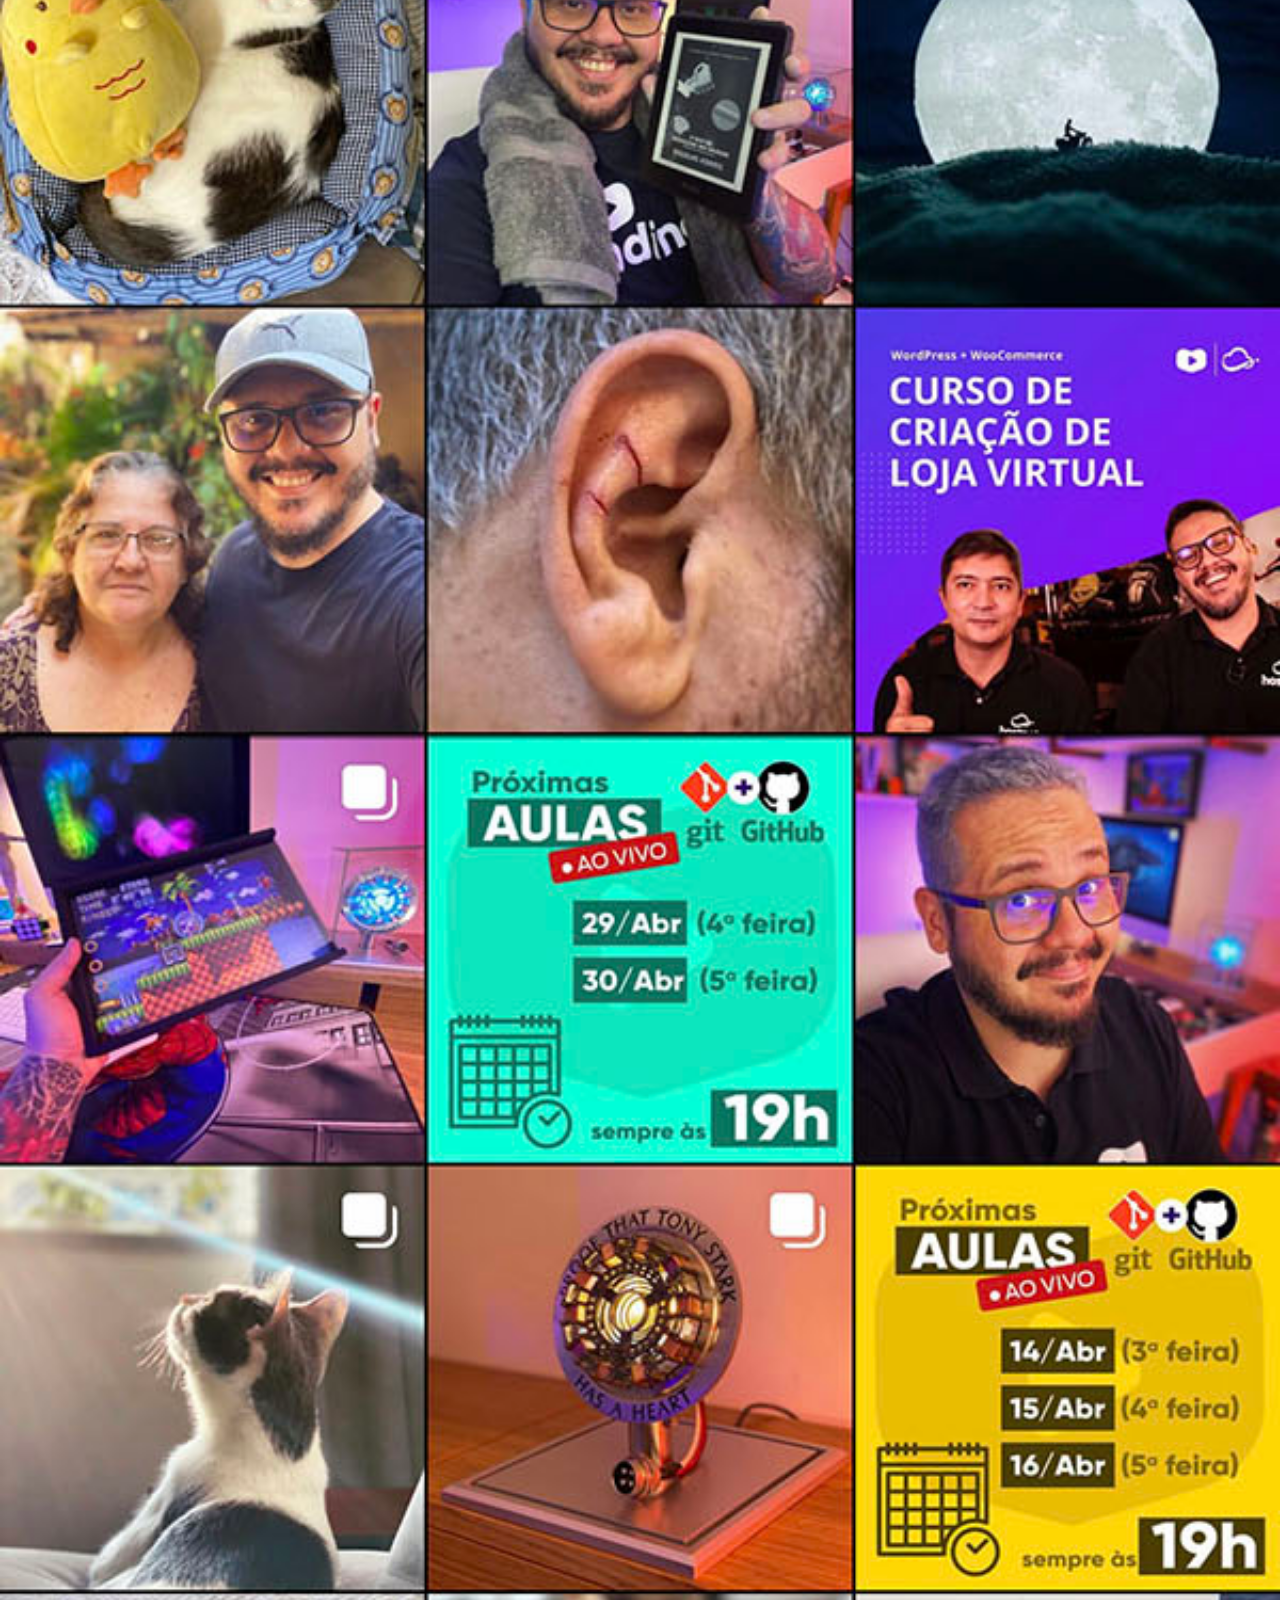
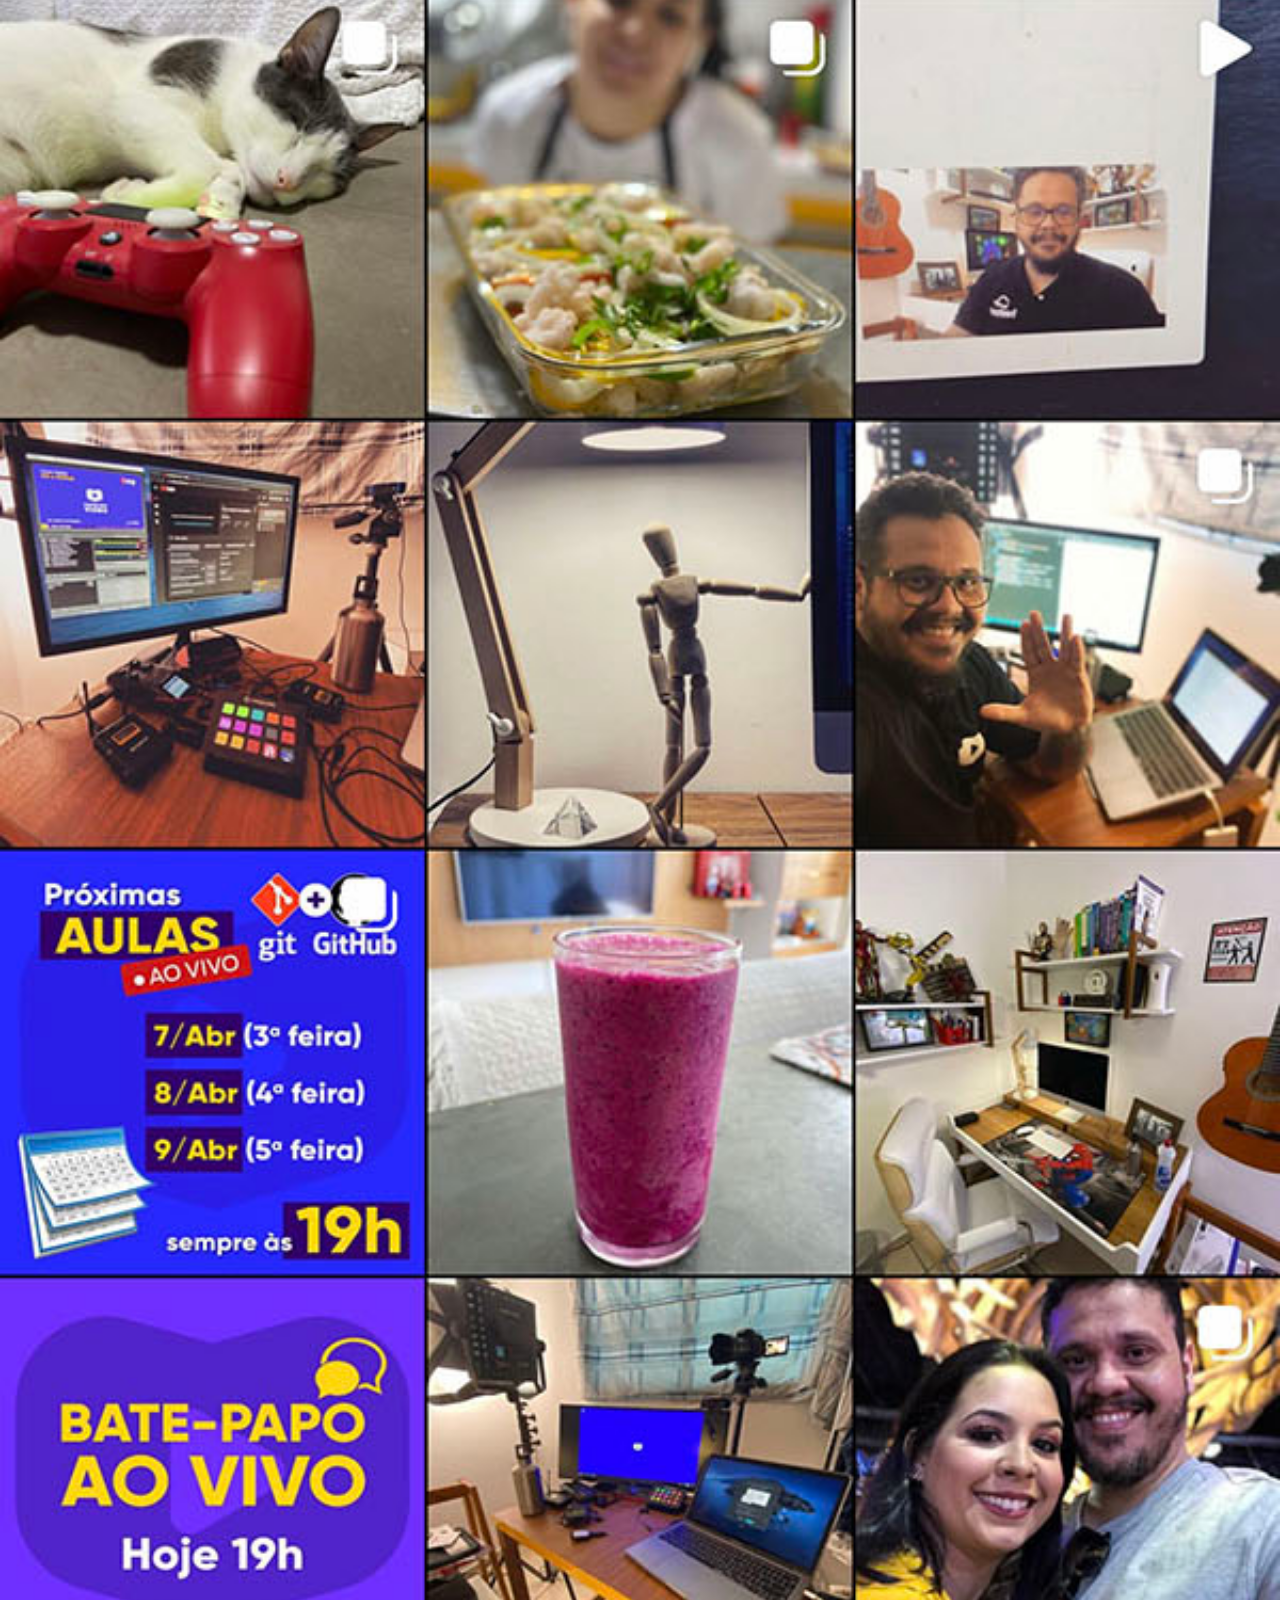
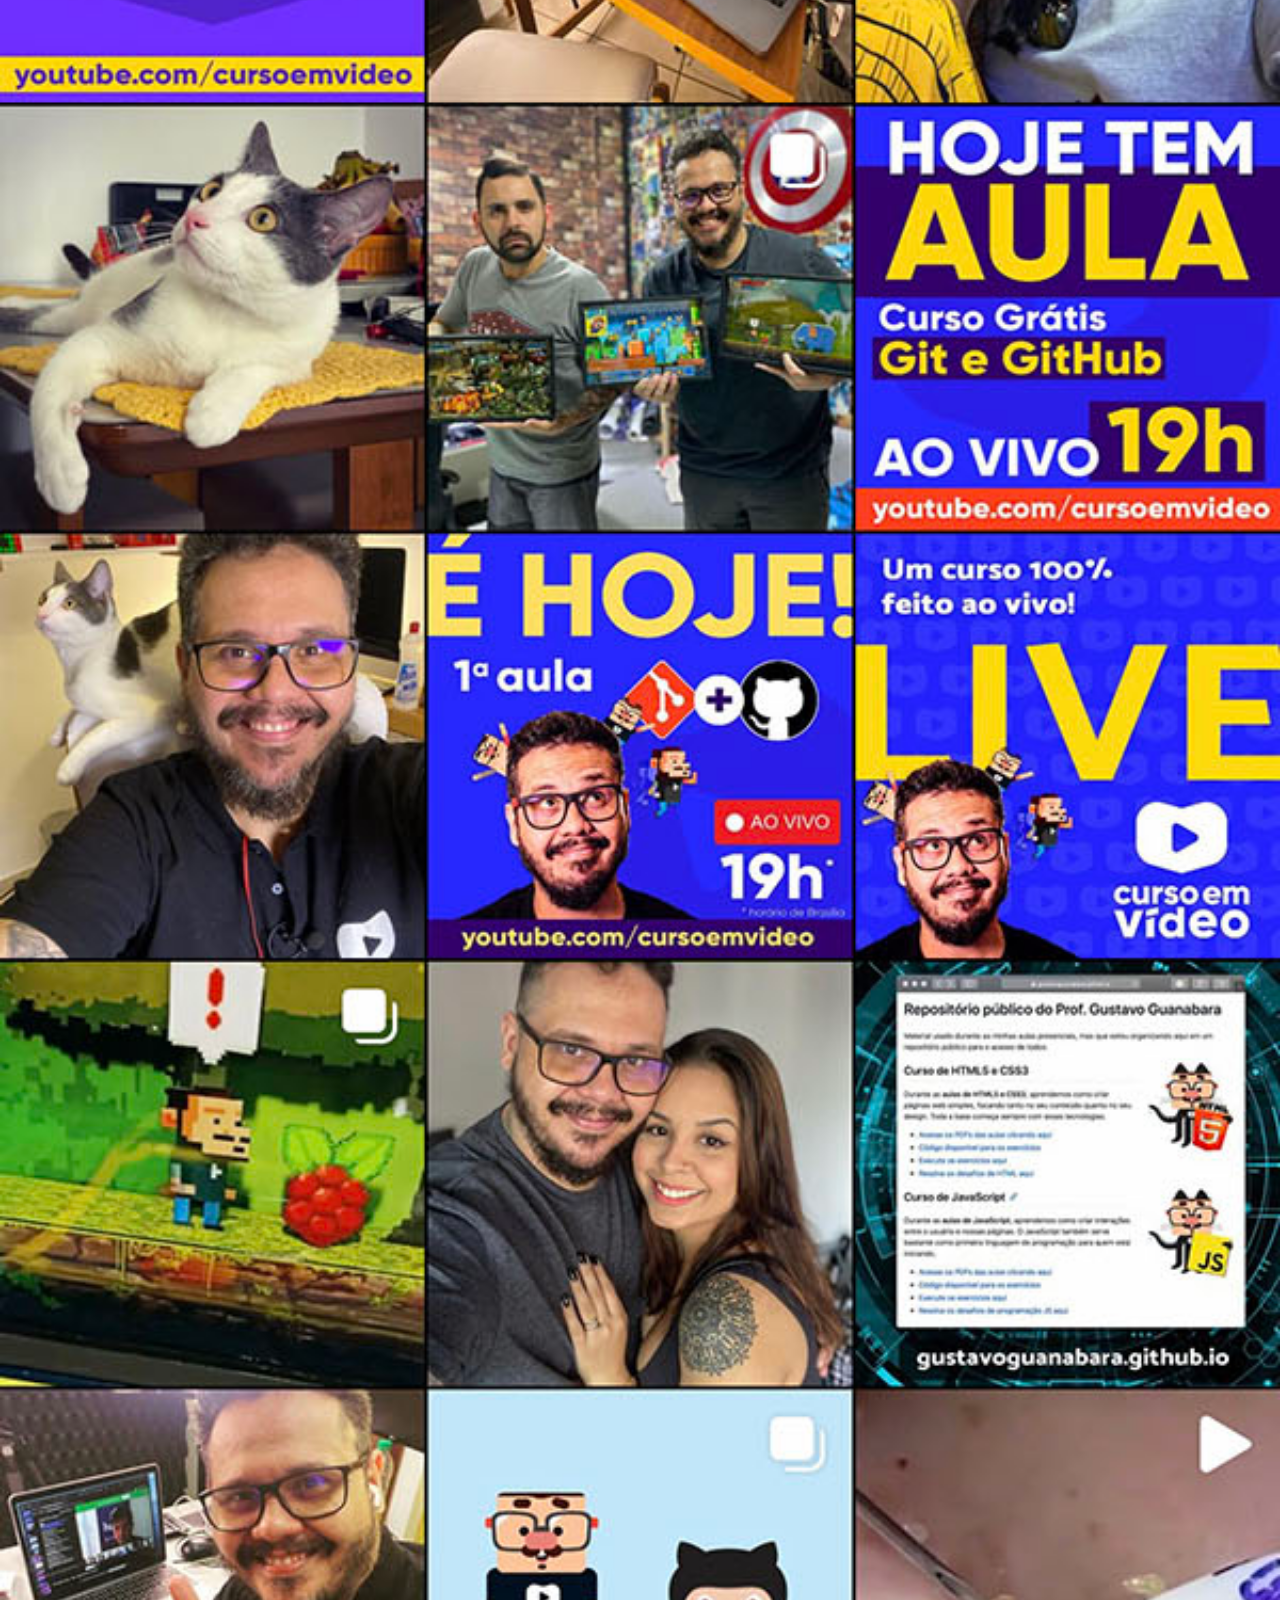
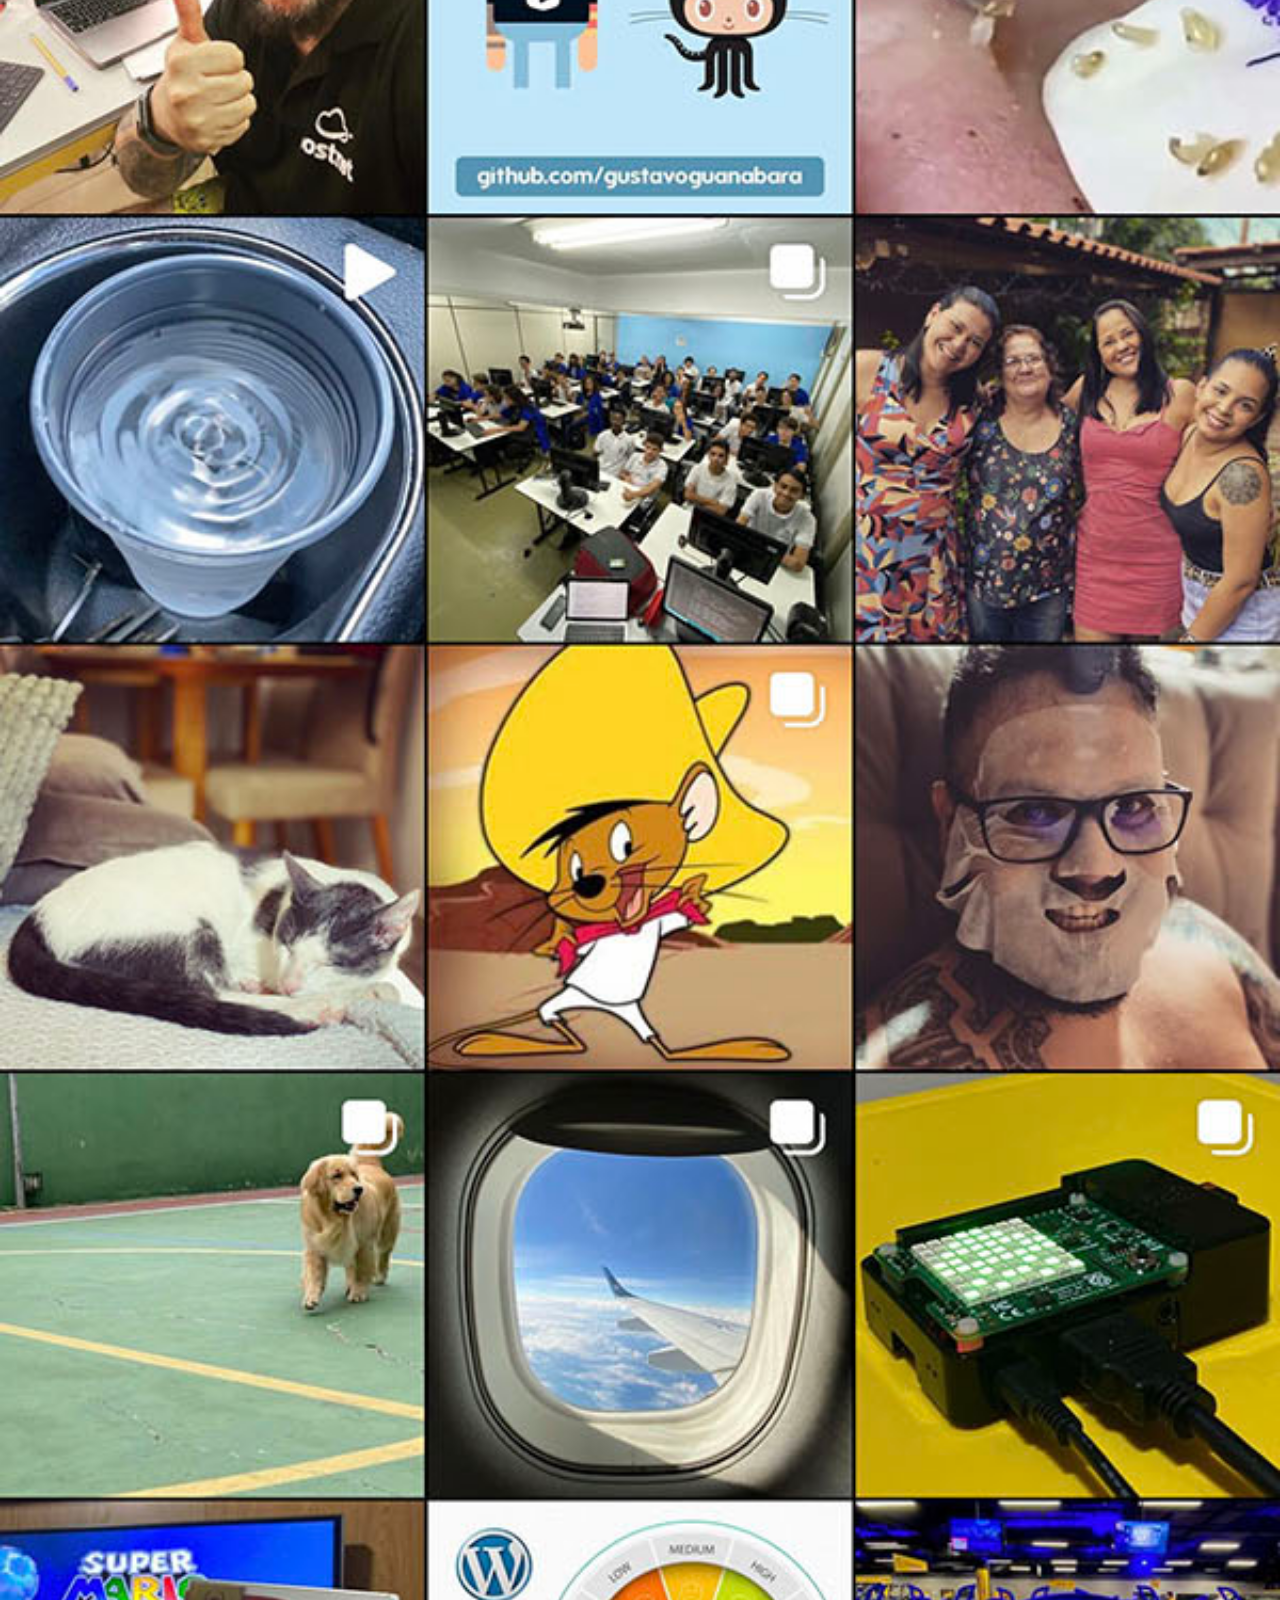
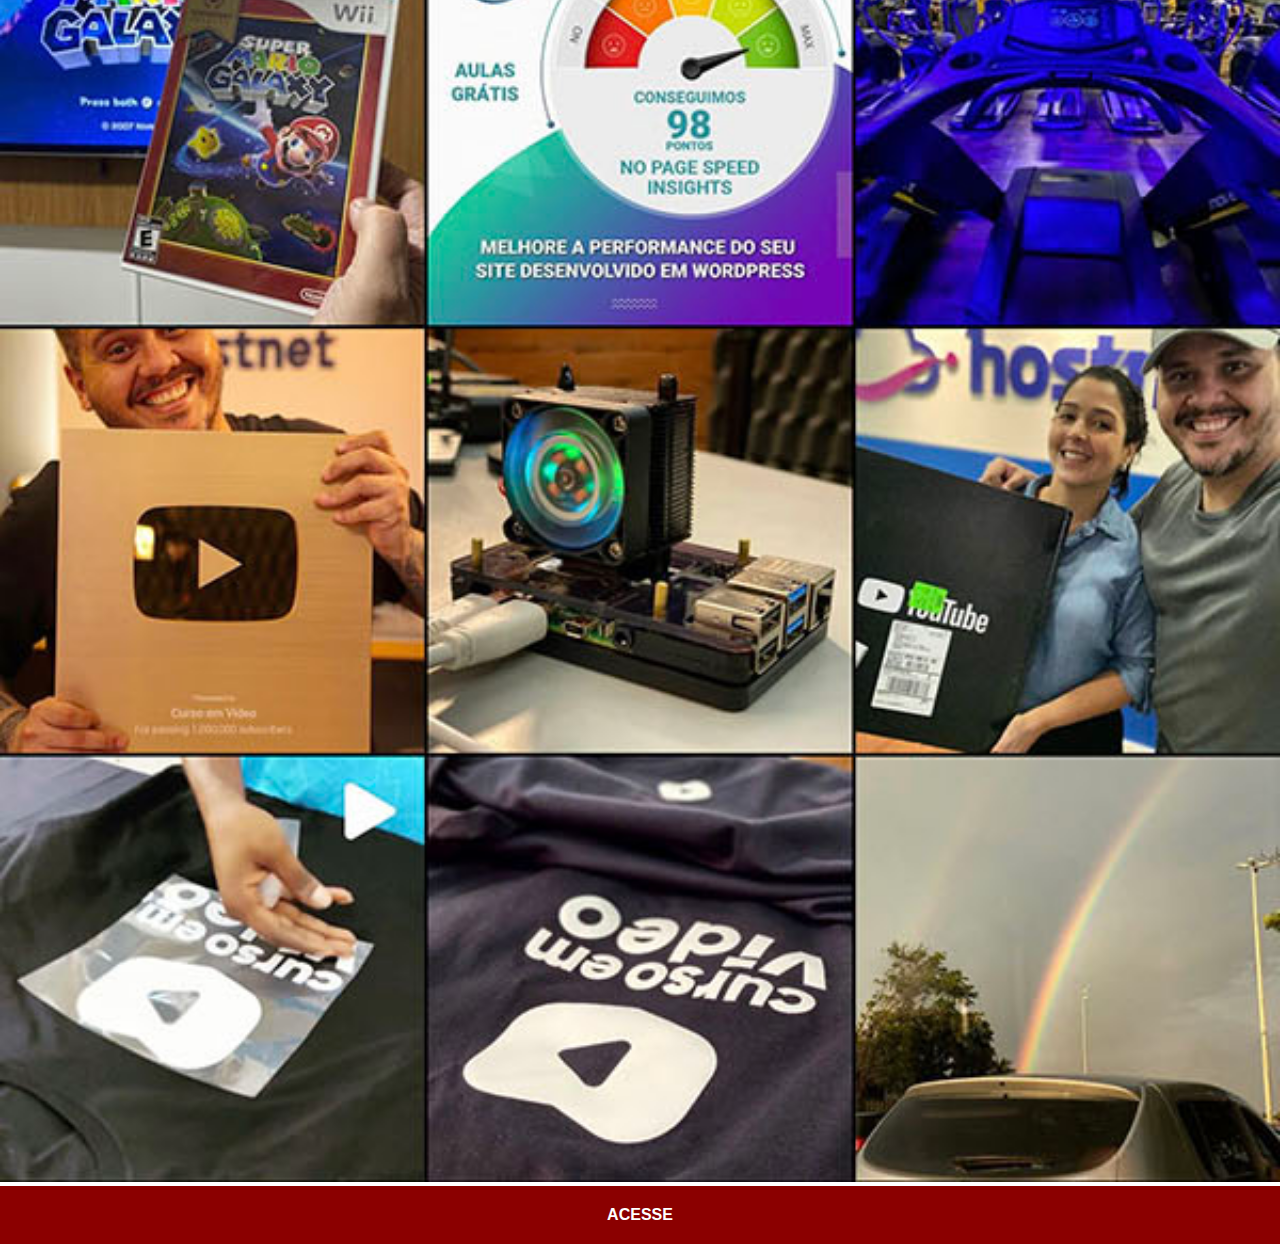
<file: instagram.html>
<!DOCTYPE html>
<html lang="pt-br">
<head>
    <meta charset="UTF-8">
    <meta name="viewport" content="width=device-width, initial-scale=1.0">
    <title>Github</title>
    <link rel="stylesheet" href="estilos/social.css">
</head>

<body>

    <img src="imagens/tela-instagram.jpg" alt="Instagram">
    <a href="ttps://www.instagram.com/gustavoguanabara/" target="_blank">ACESSE</a>
    
</body>
</html>
</file>
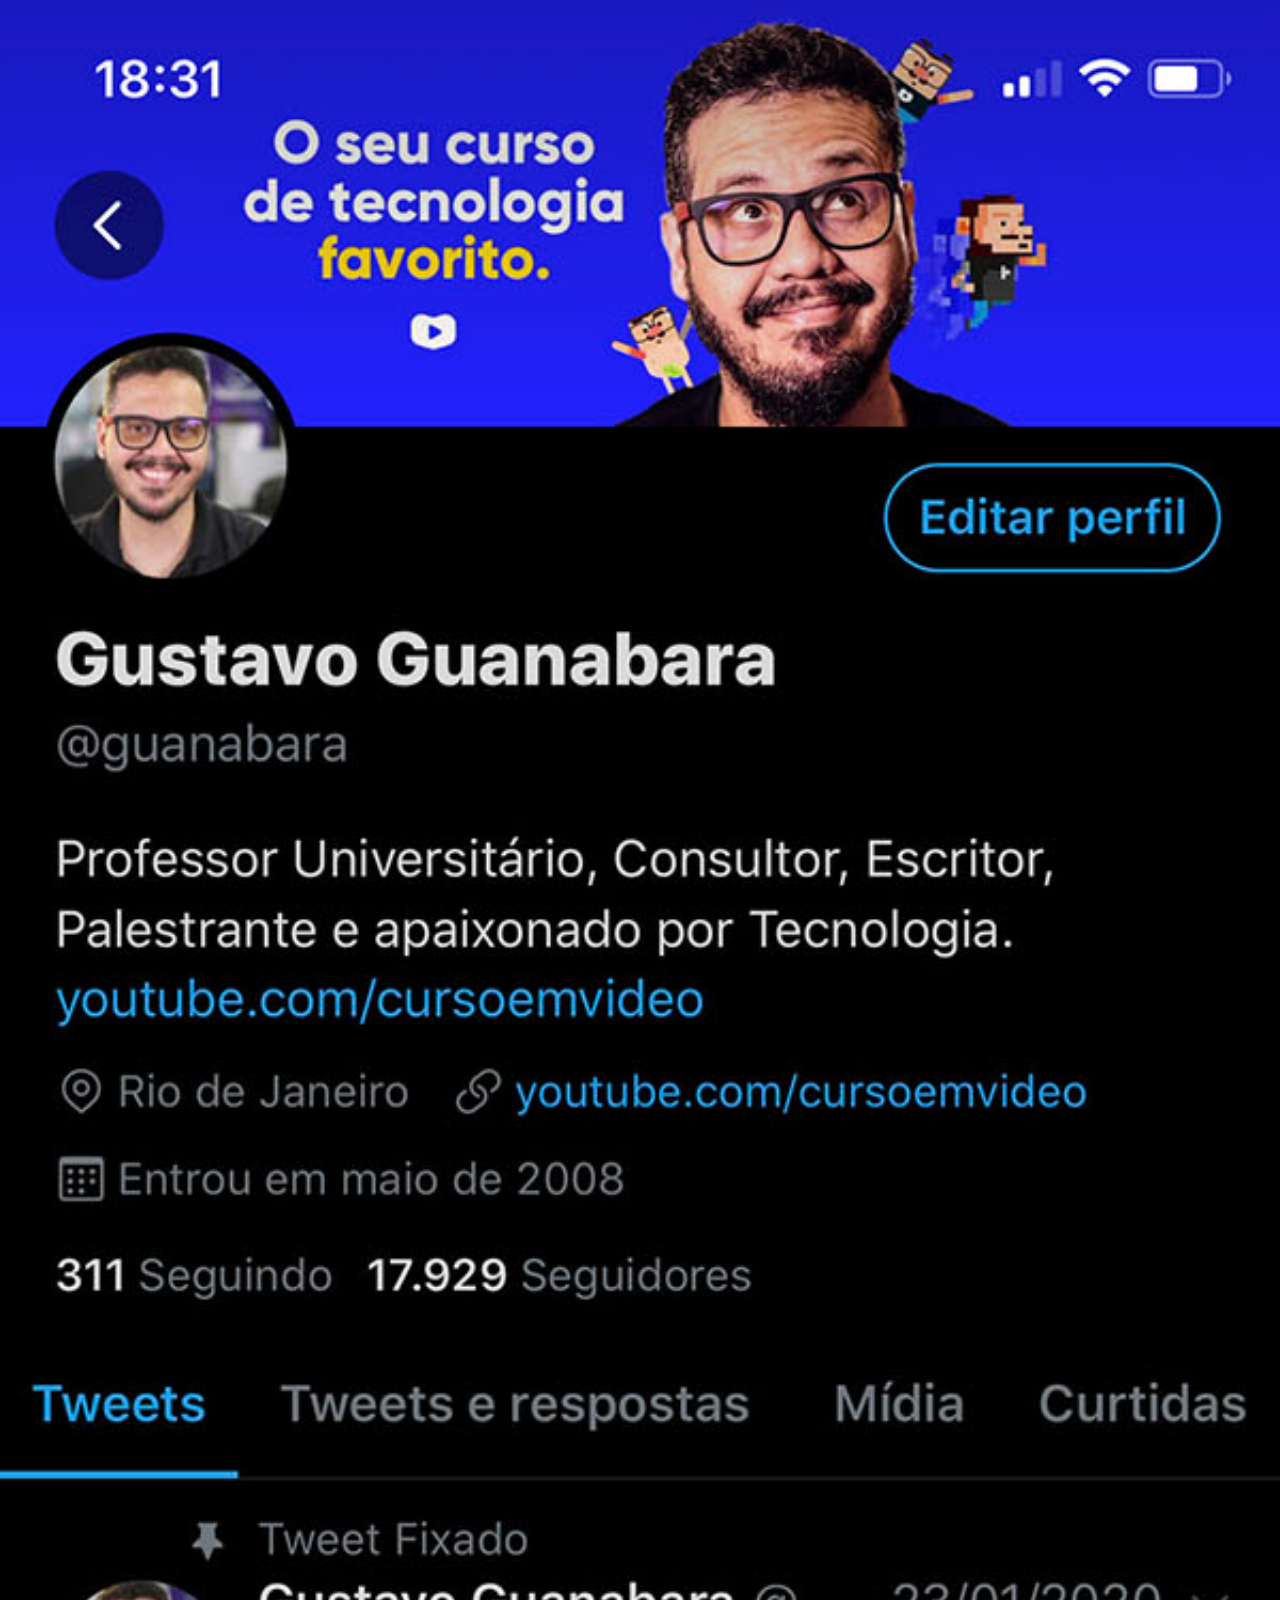
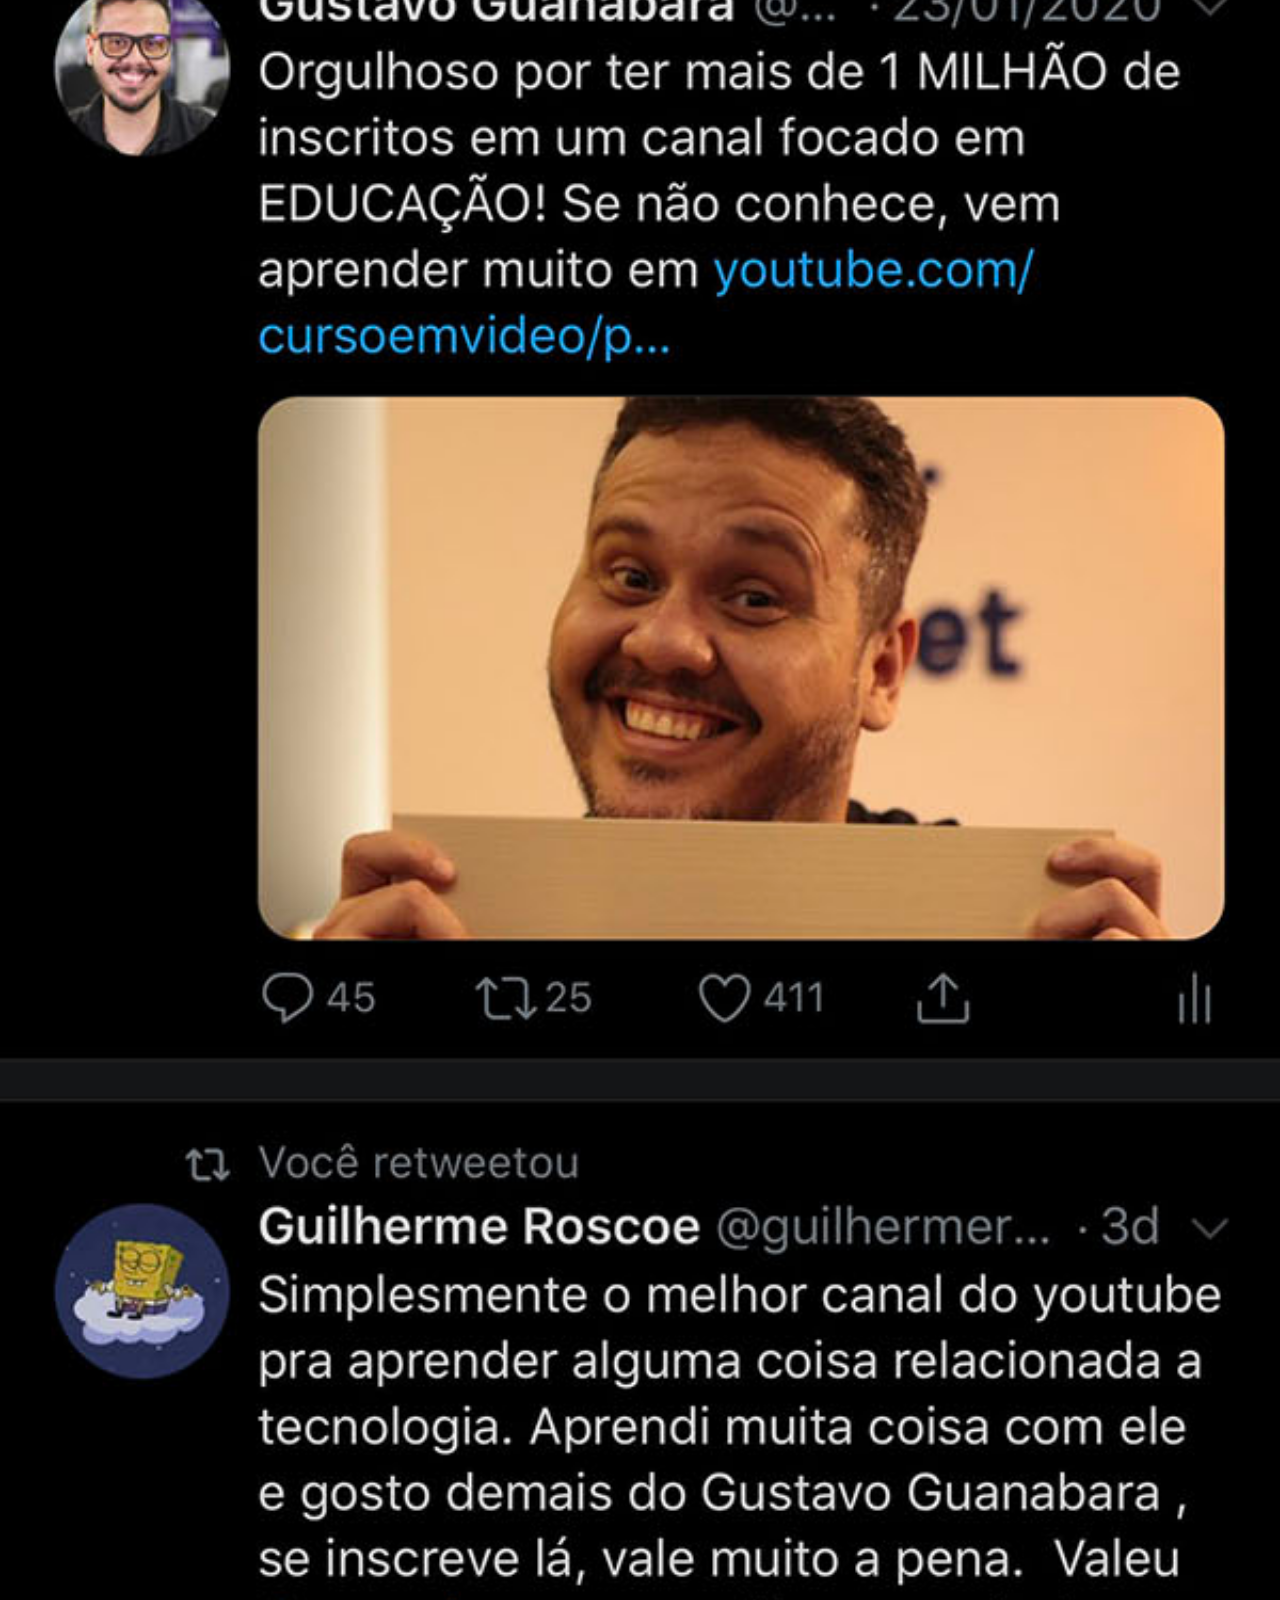
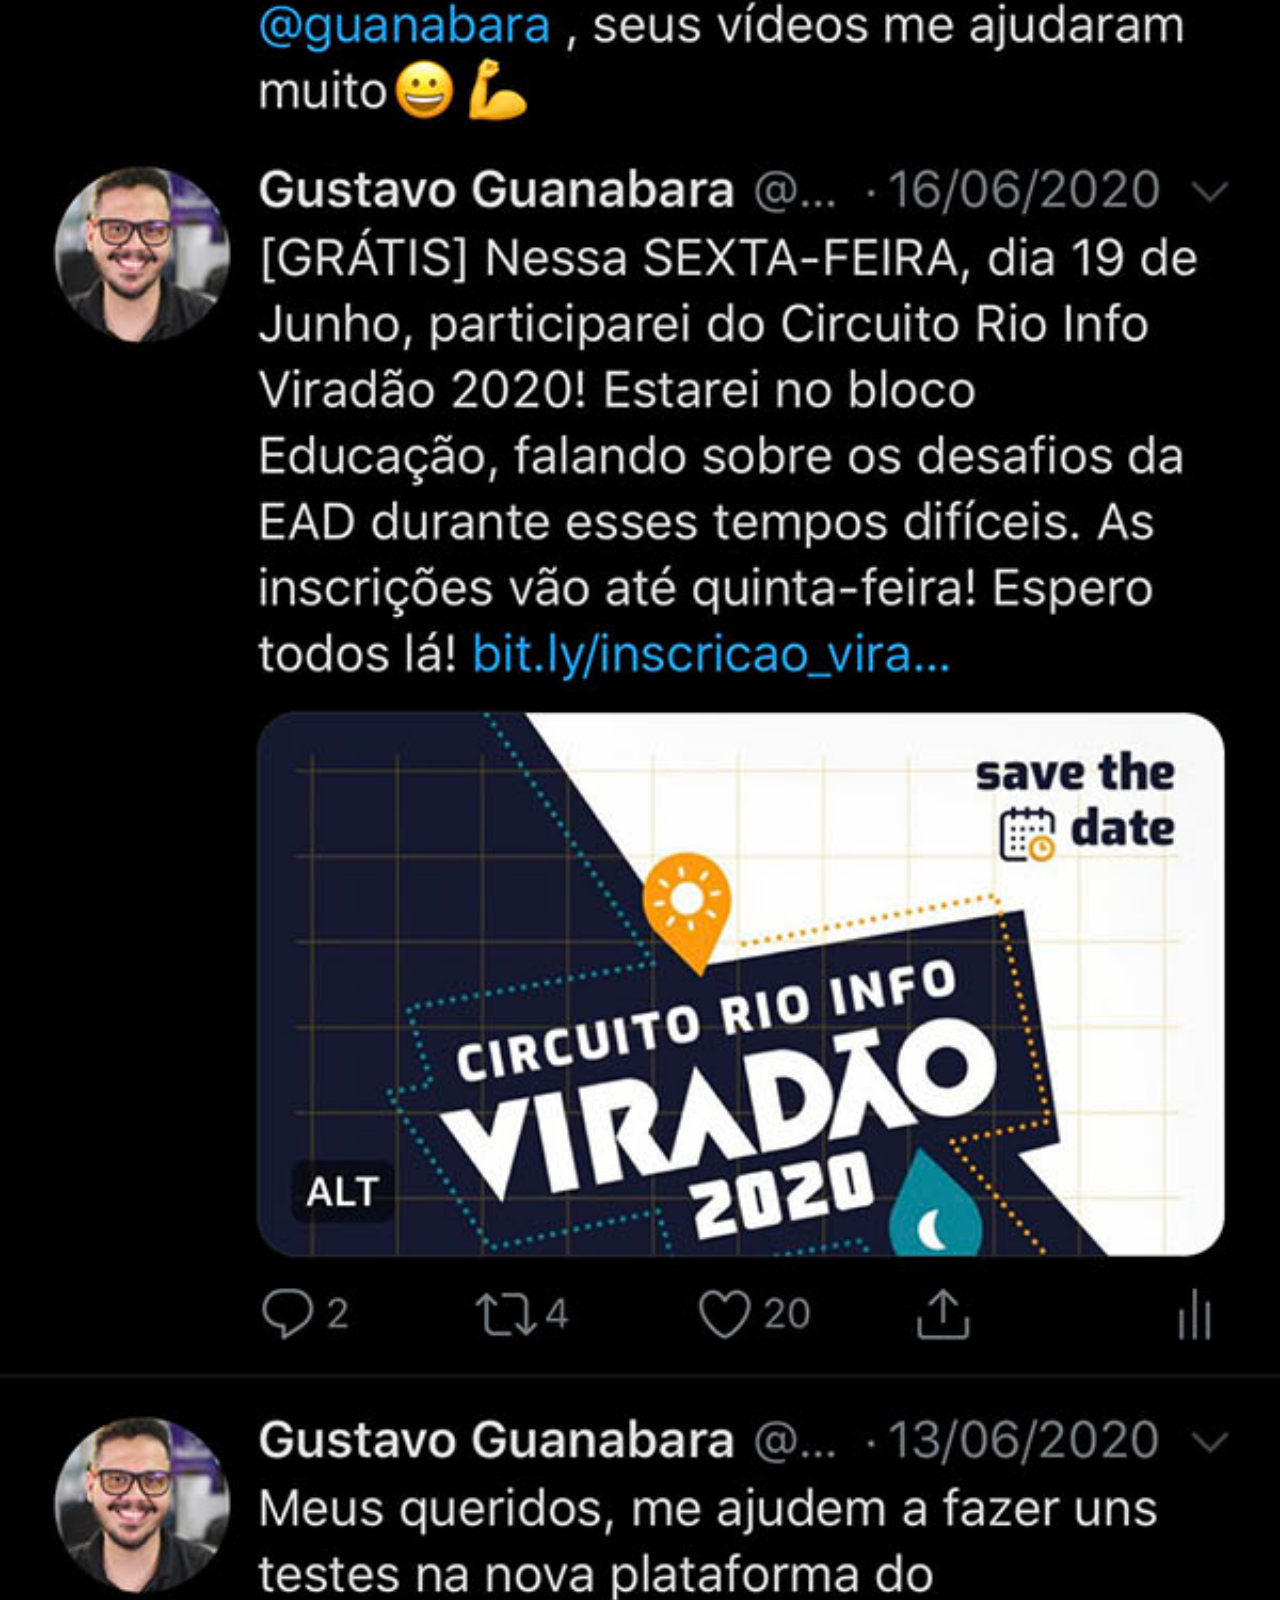
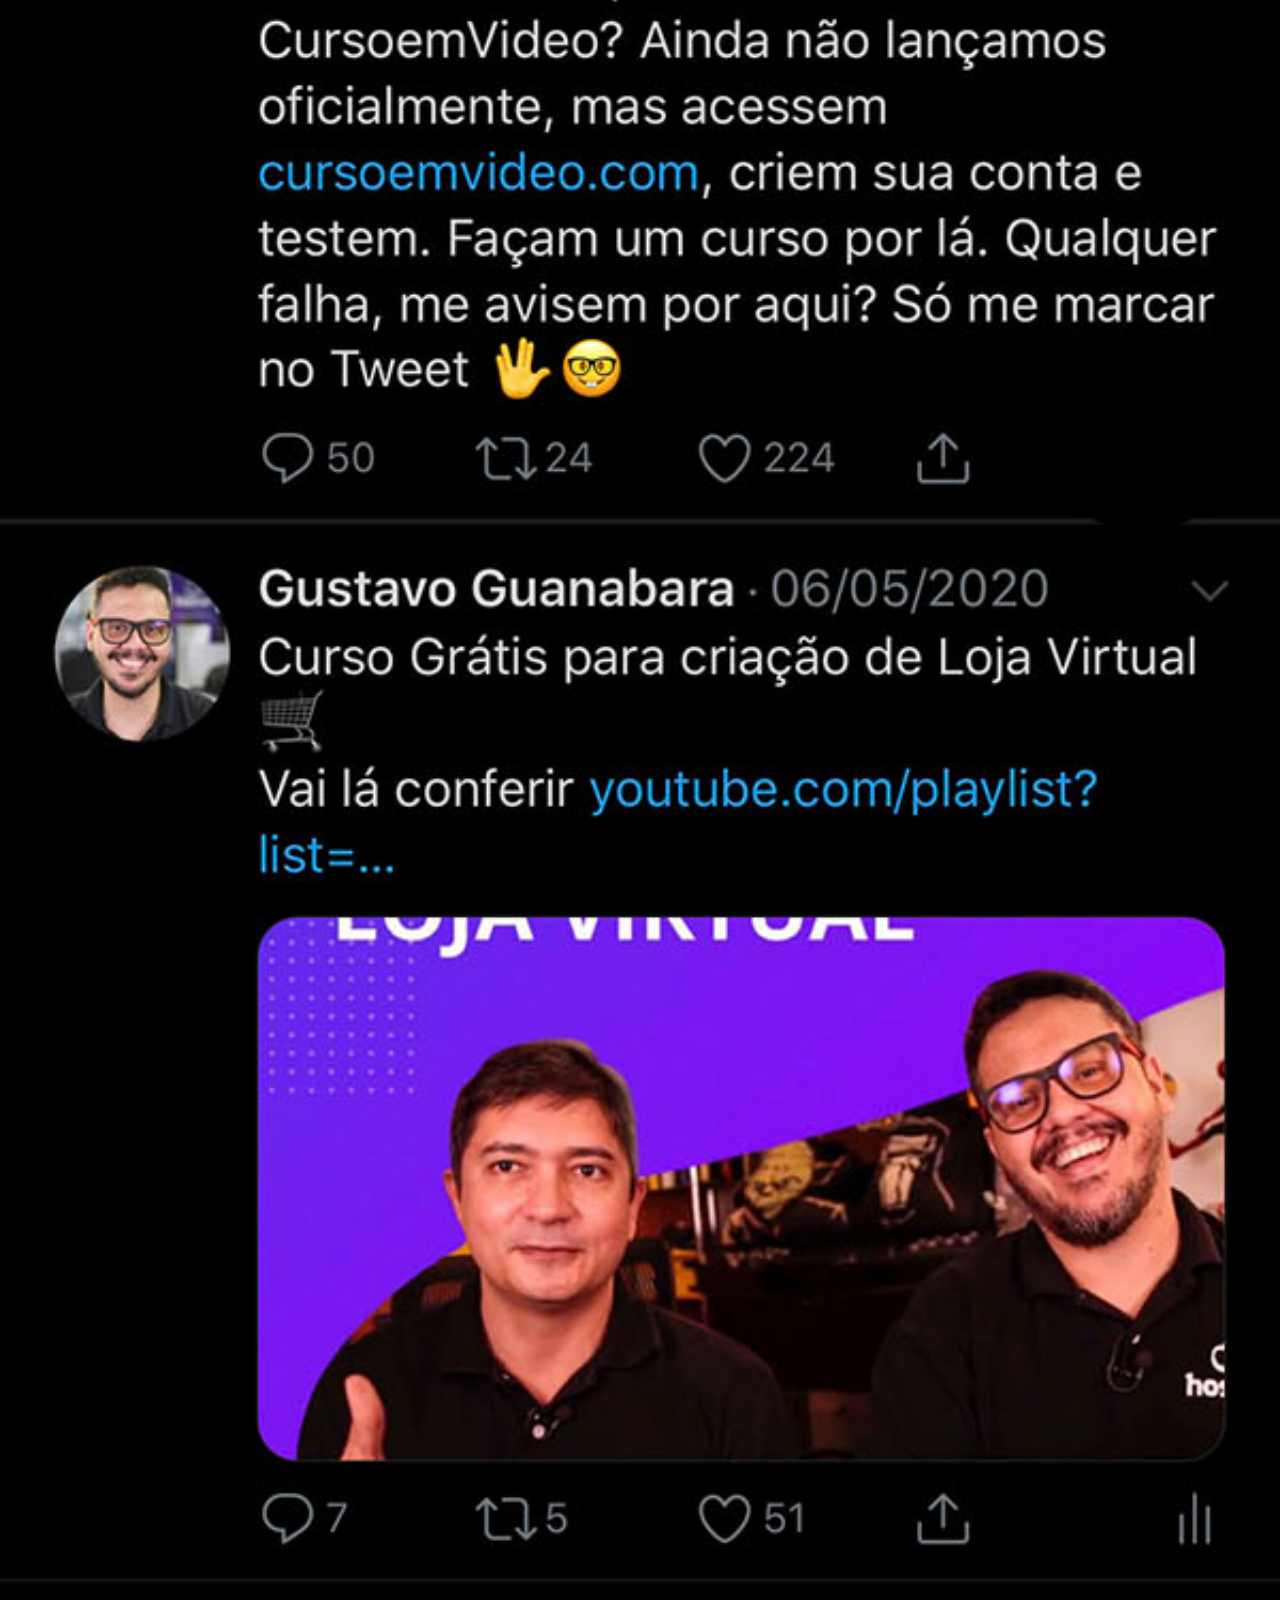
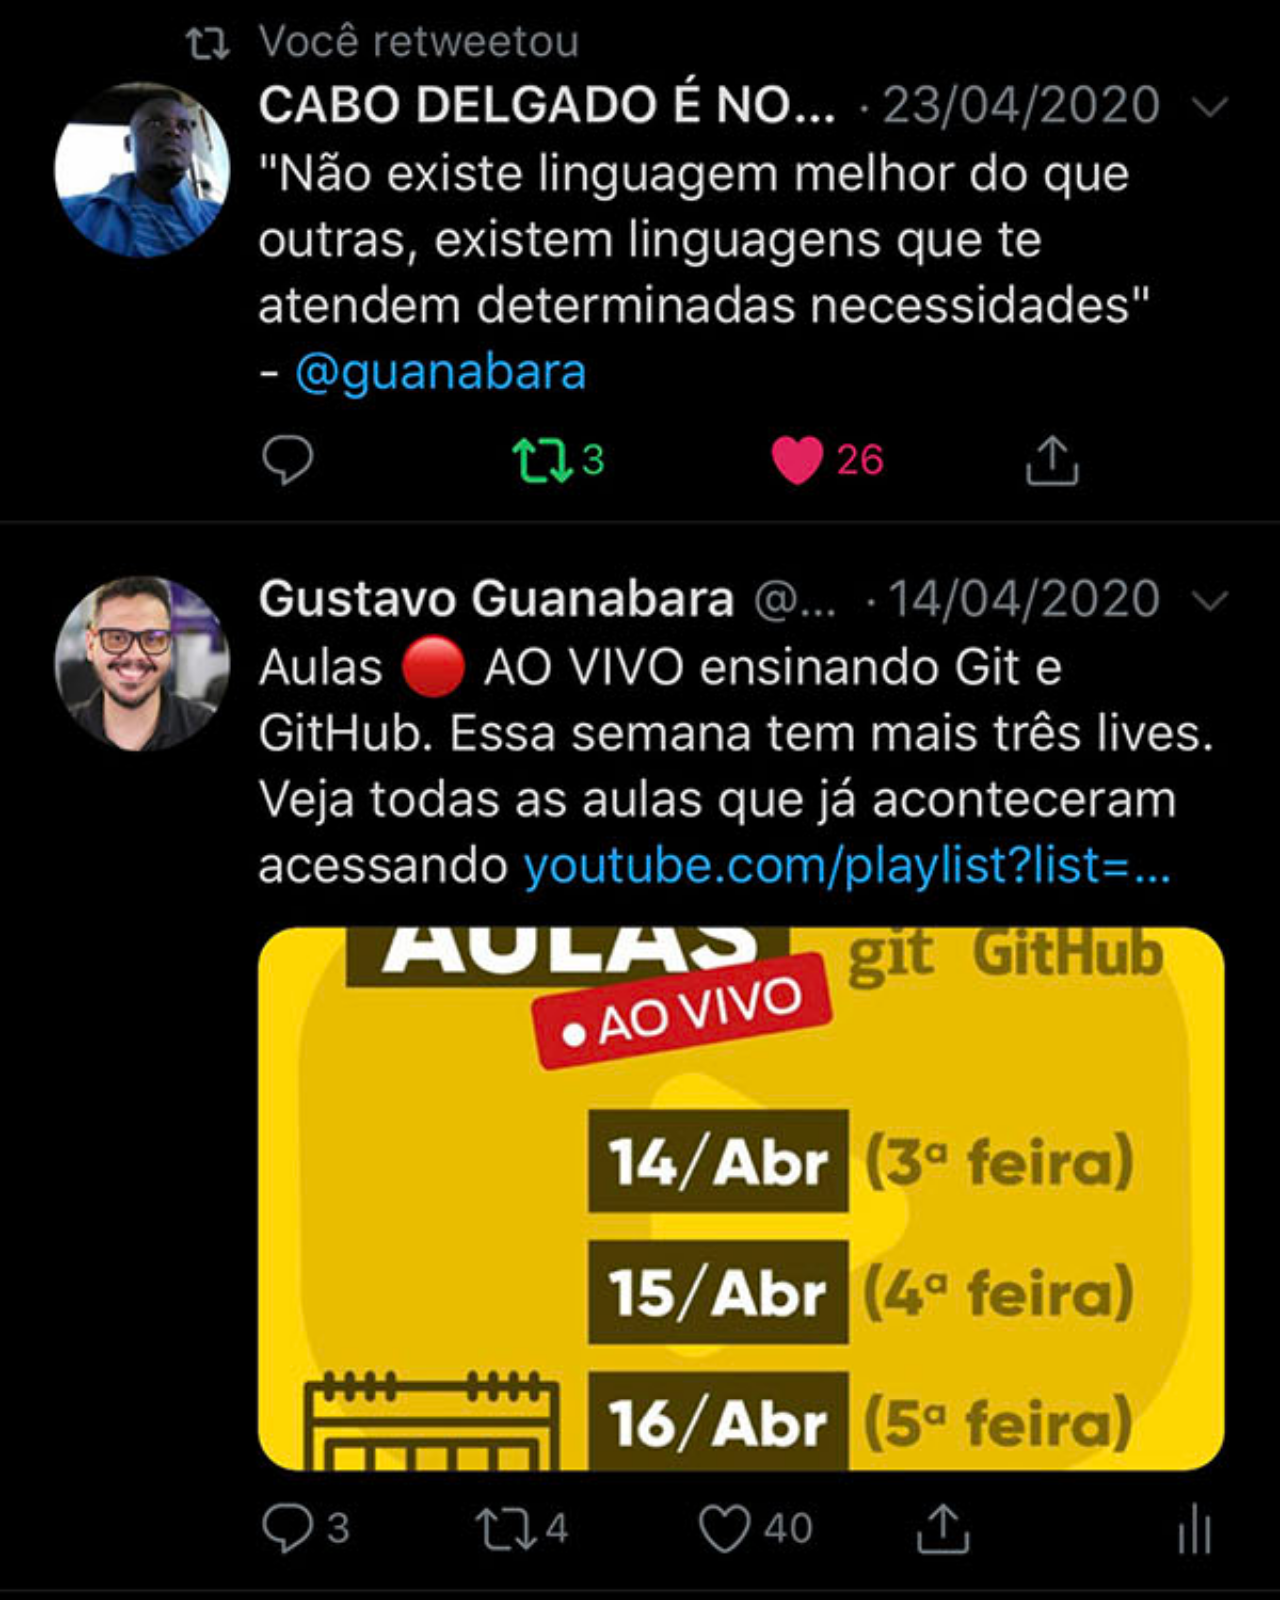
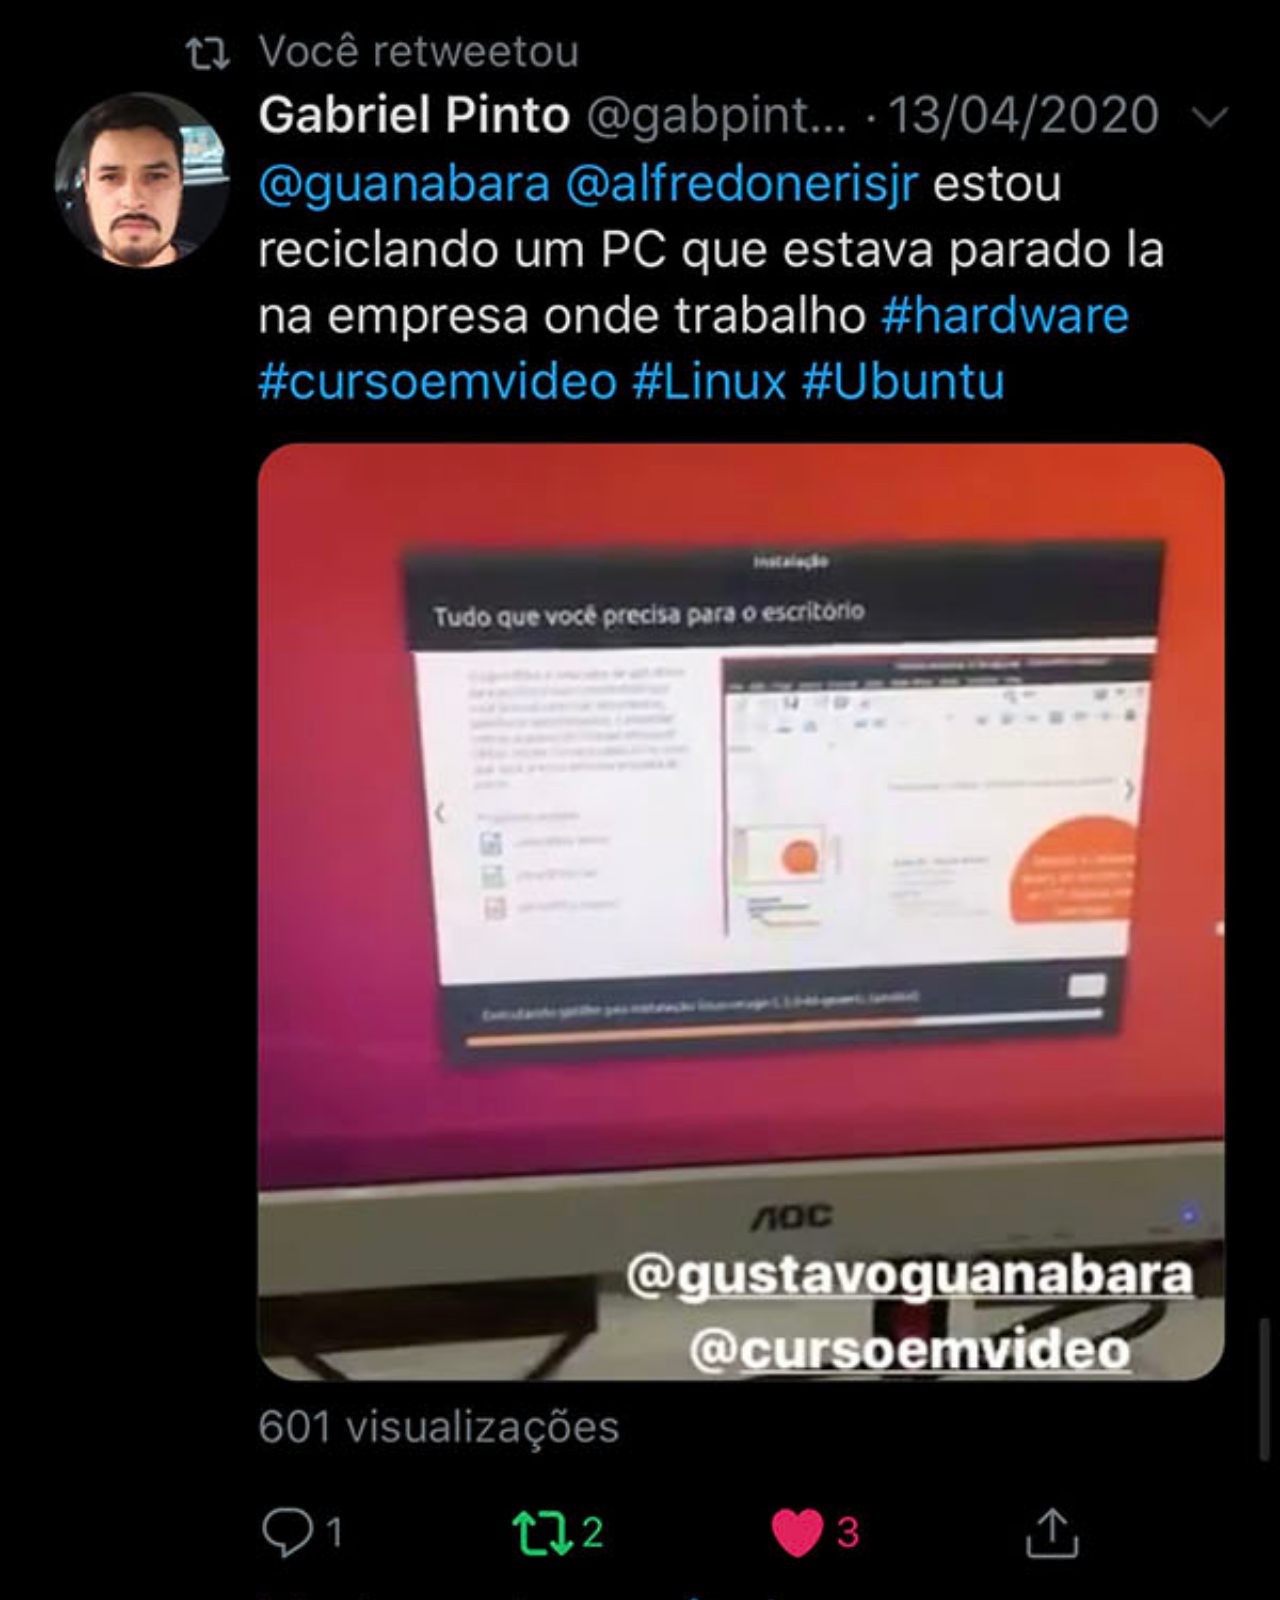
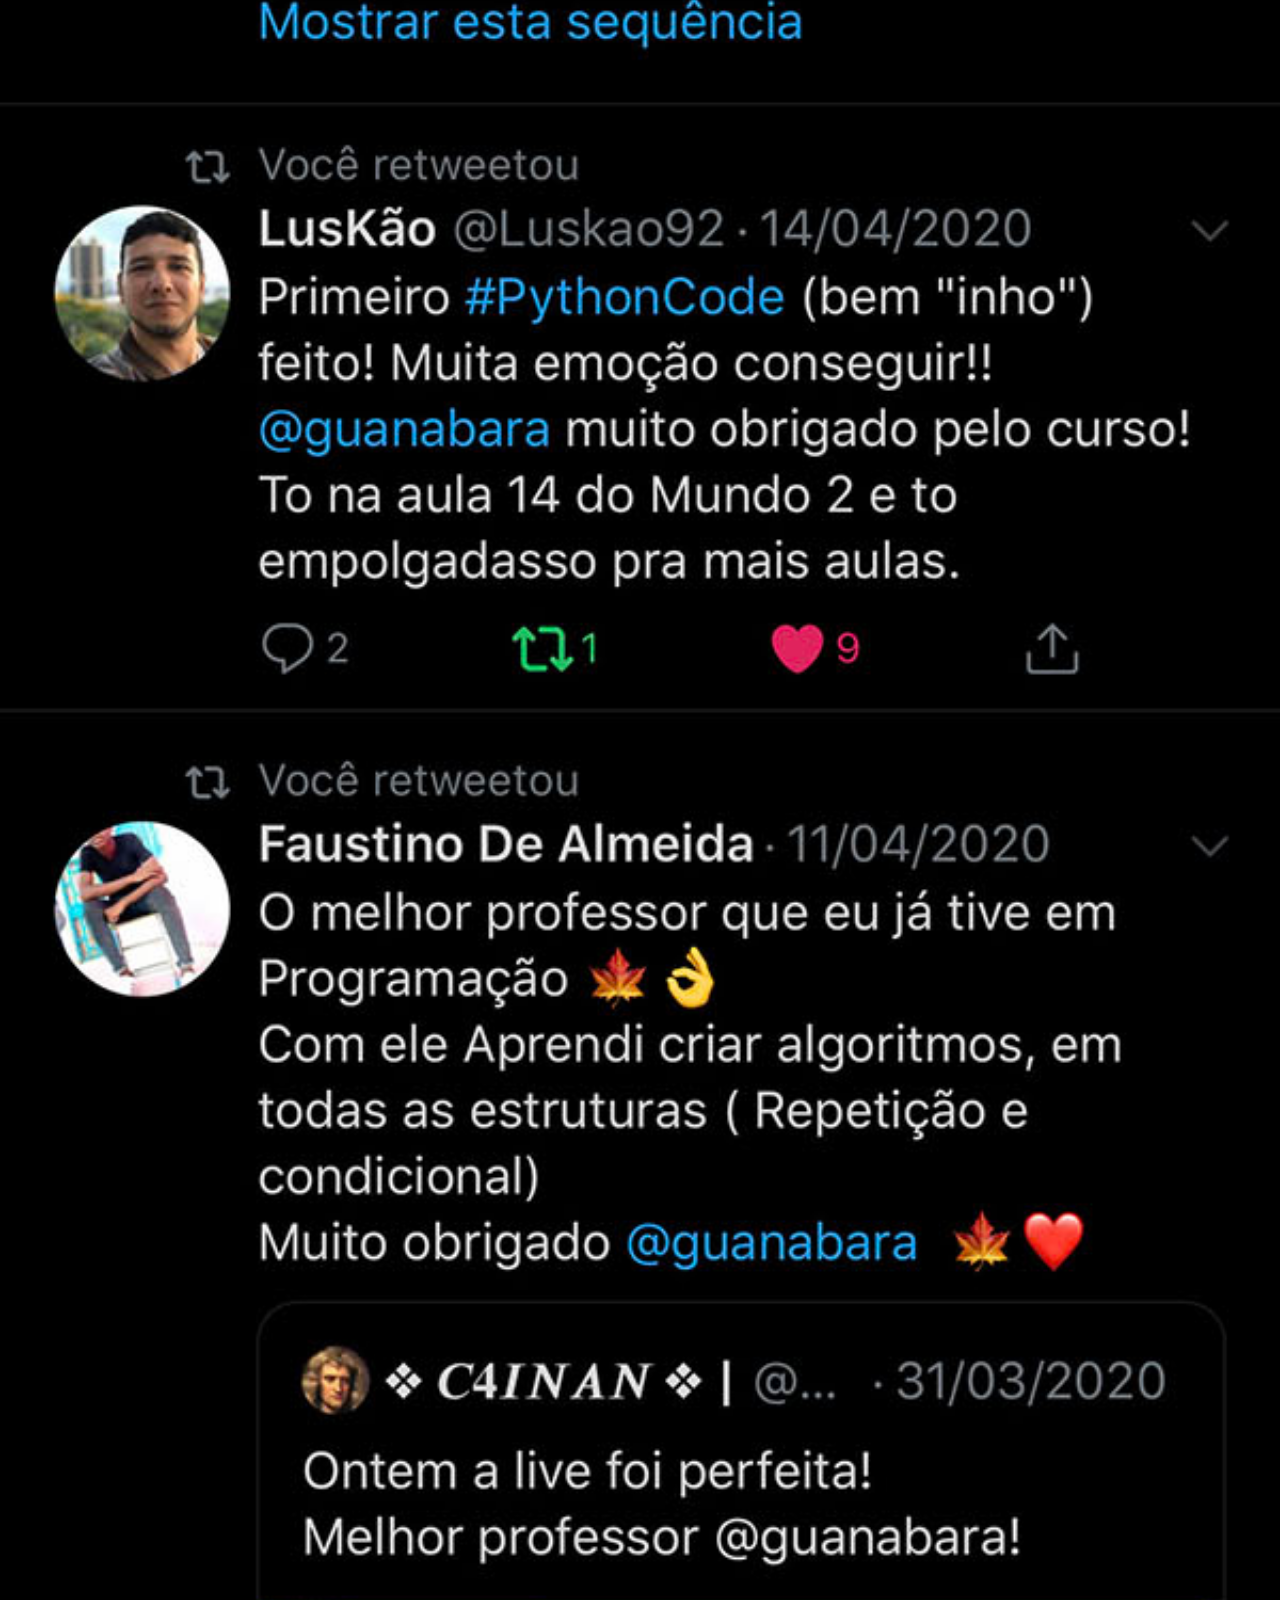
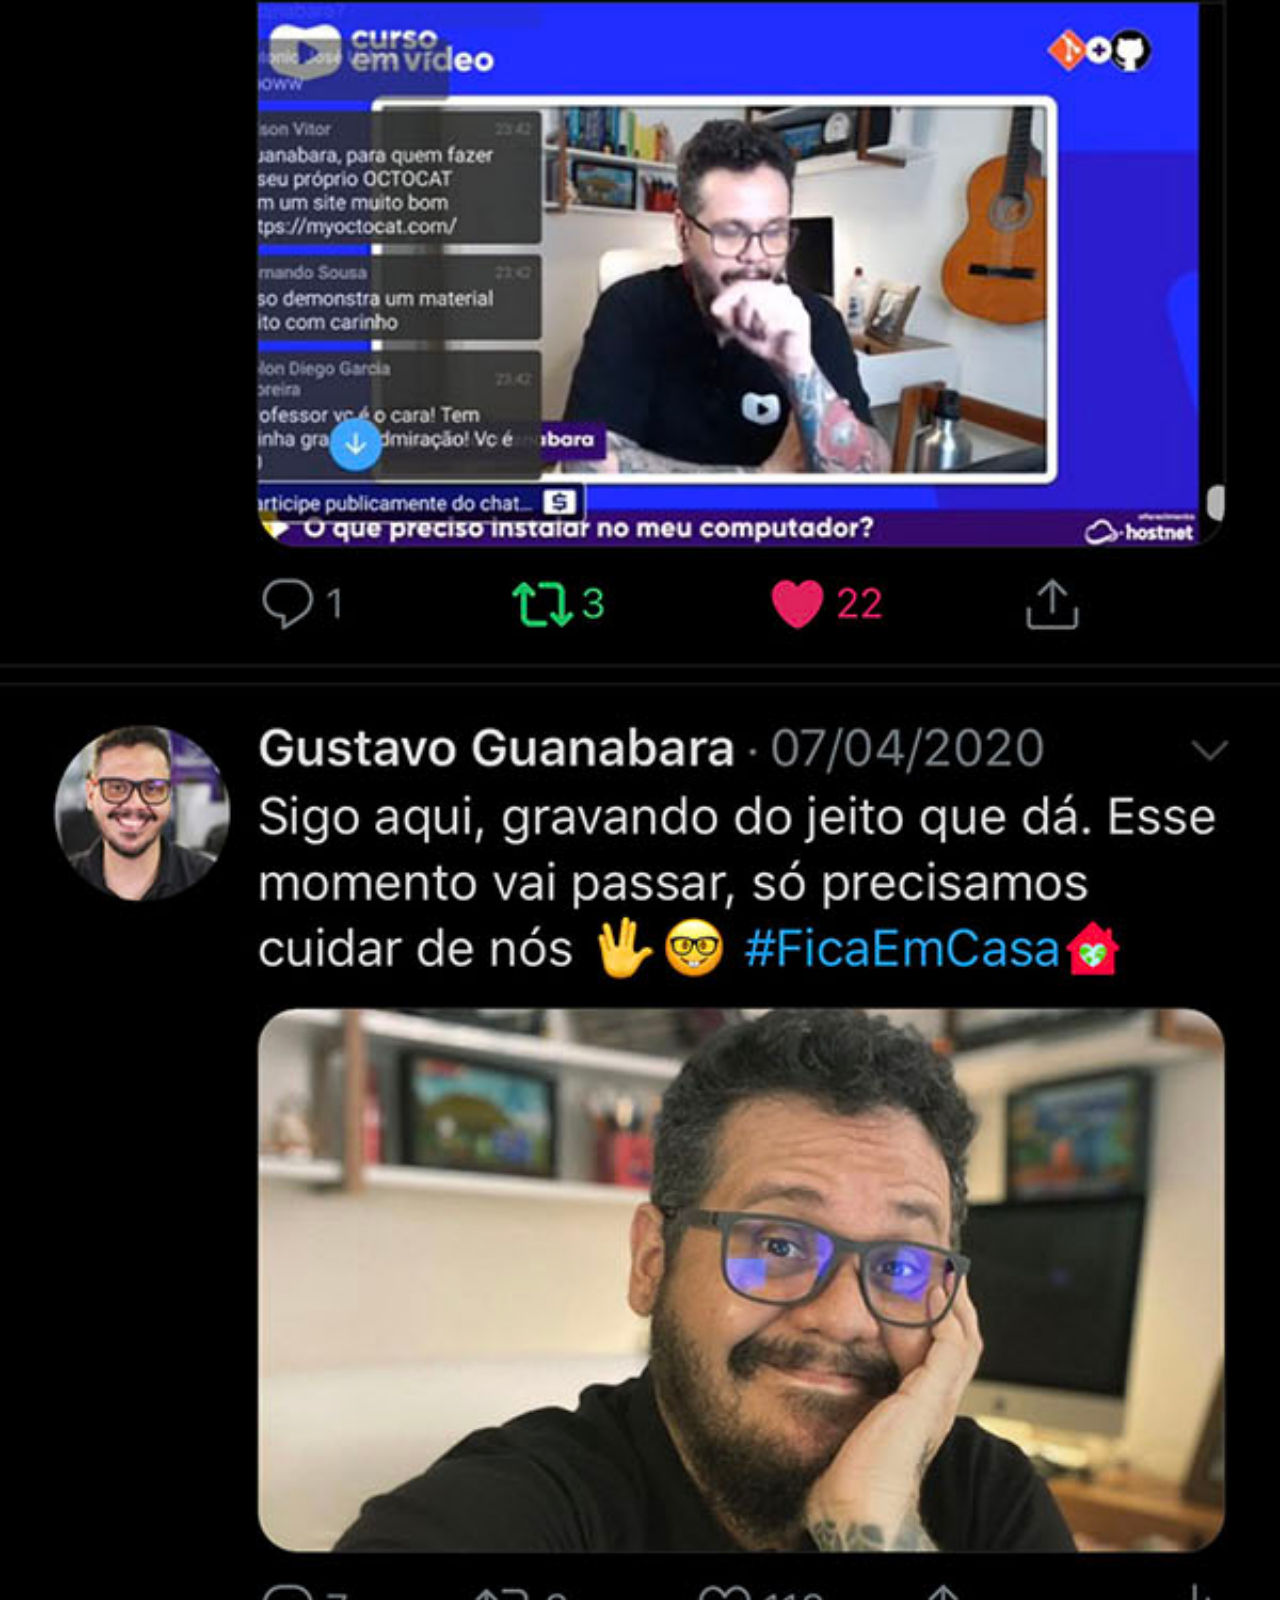
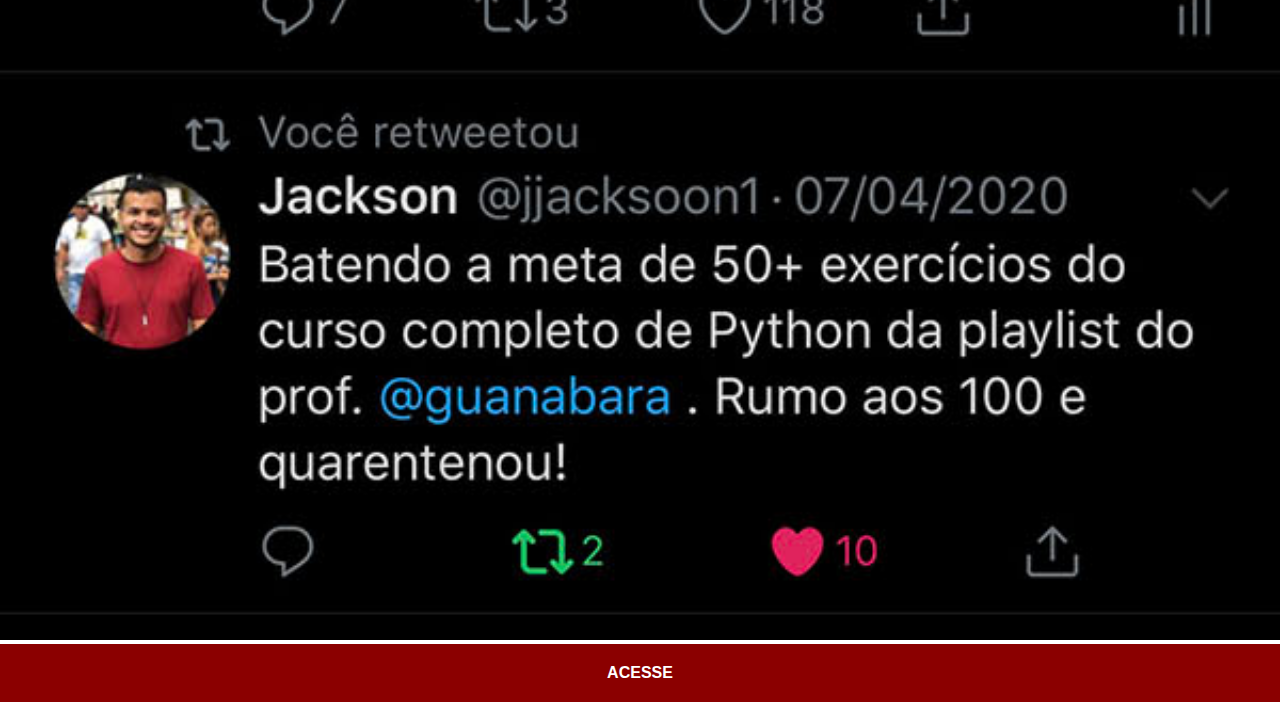
<file: twitter.html>
<!DOCTYPE html>
<html lang="pt-br">
<head>
    <meta charset="UTF-8">
    <meta name="viewport" content="width=device-width, initial-scale=1.0">
    <title>T</title>
    <link rel="stylesheet" href="estilos/social.css">
</head>

<body>

    <img src="imagens/tela-twitter.jpg" alt="Twitter">
    <a href="https://x.com/guanabara" target="_blank">ACESSE</a>
    
</body>
</html>
</file>
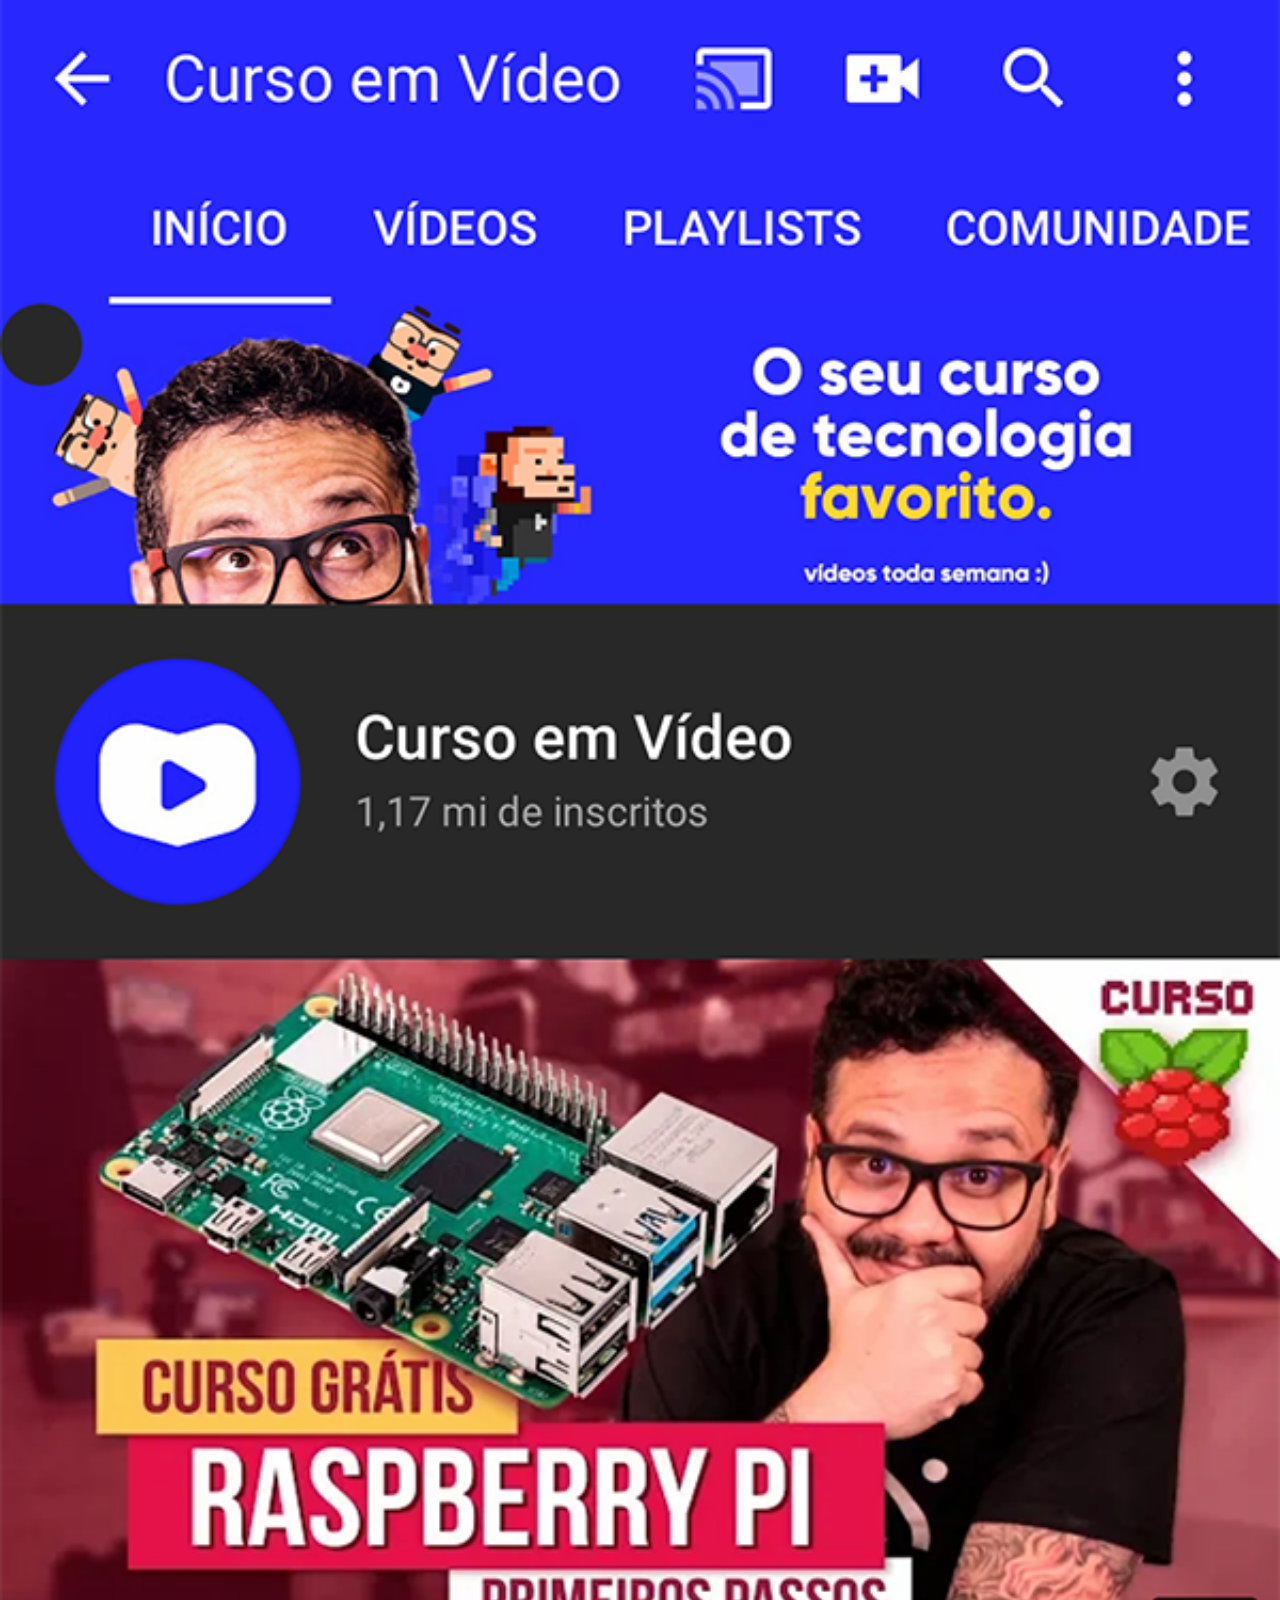
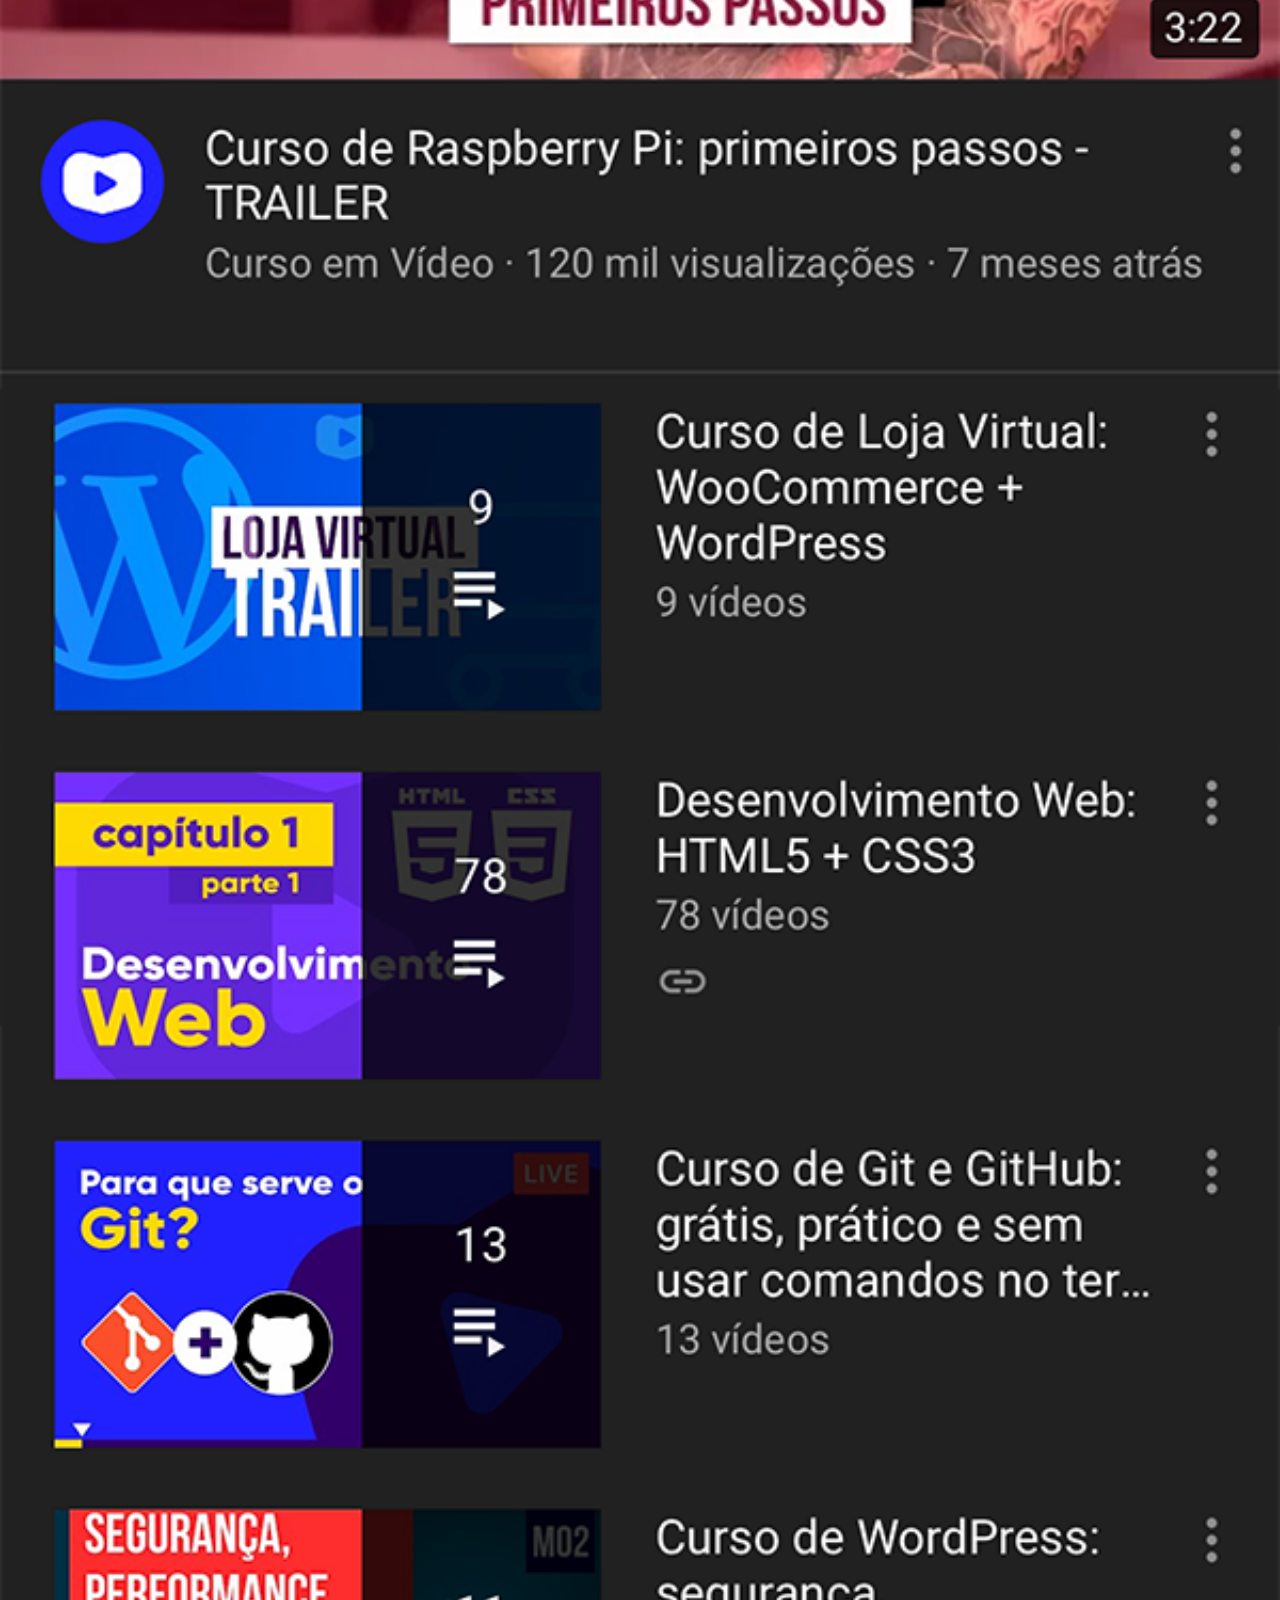
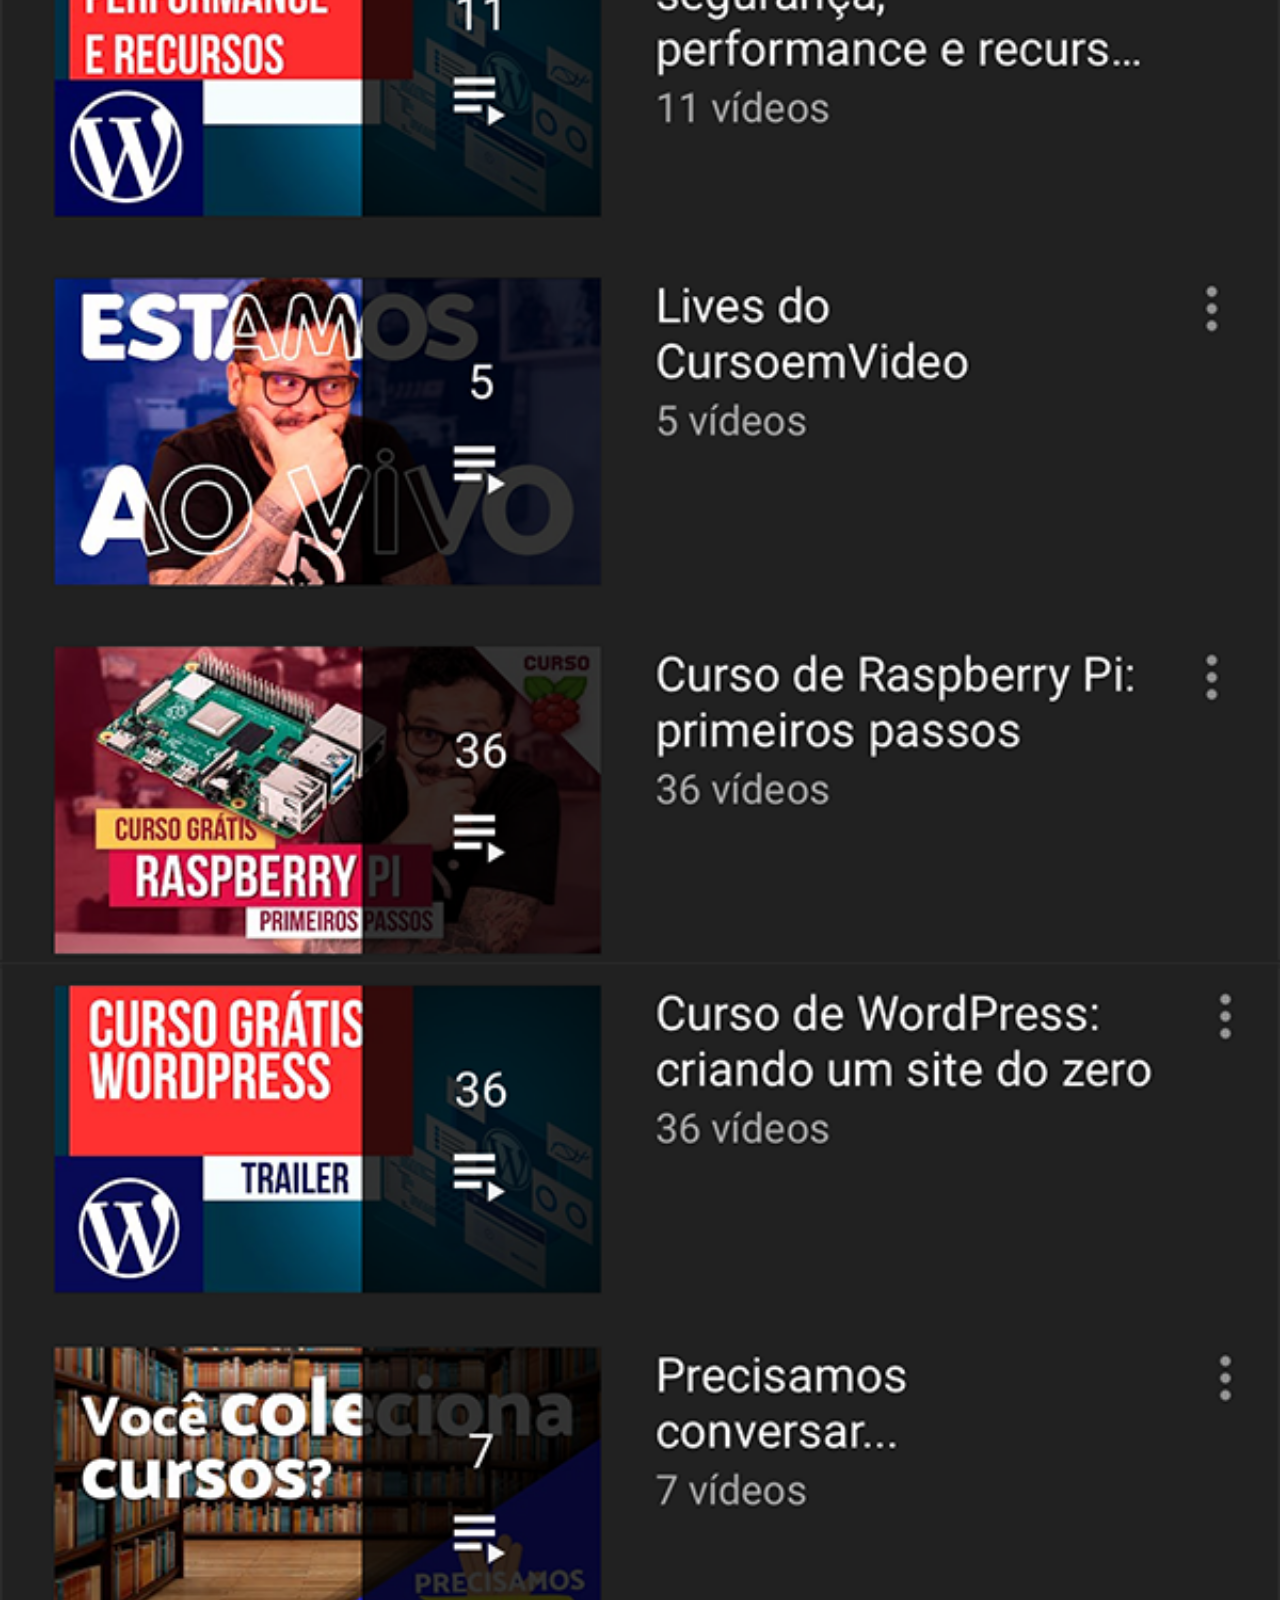
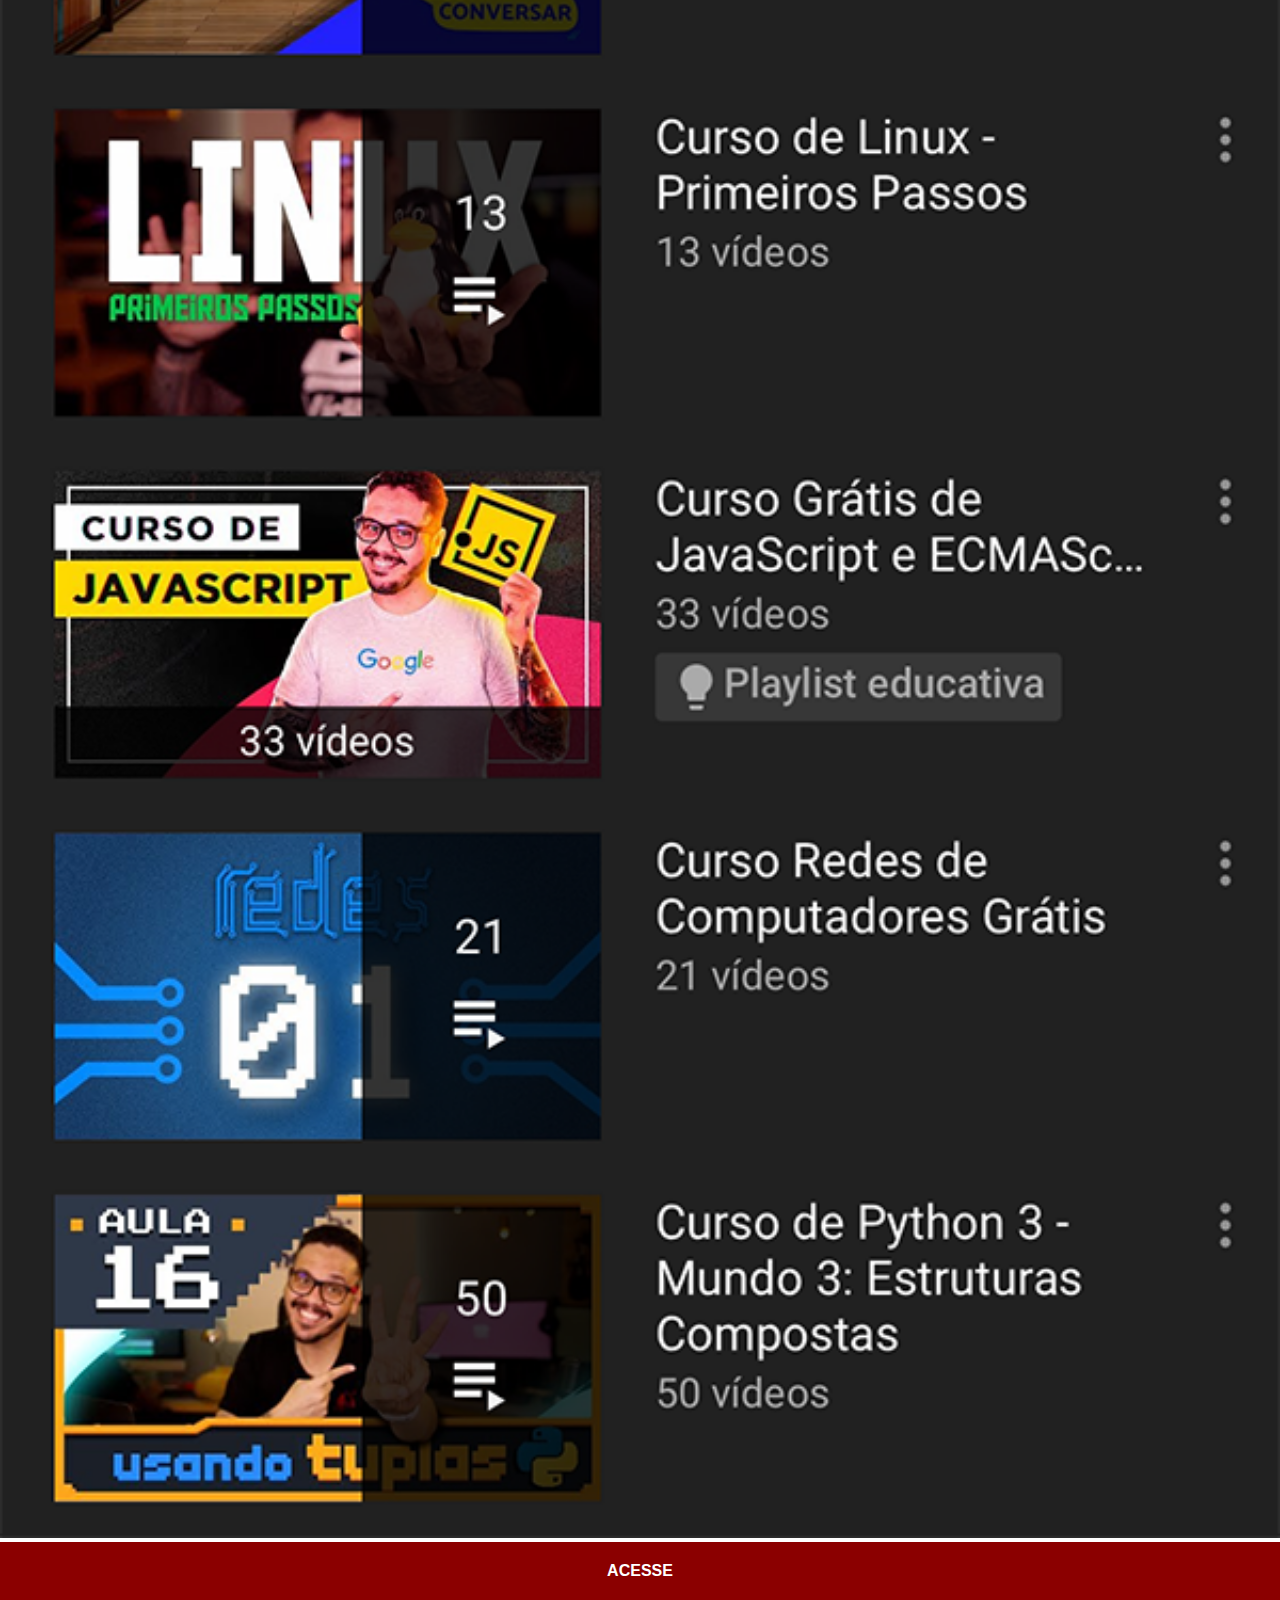
<file: youtube.html>
<!DOCTYPE html>
<html lang="pt-br">
<head>
    <meta charset="UTF-8">
    <meta name="viewport" content="width=device-width, initial-scale=1.0">
    <title>YouTube</title>
    <link rel="stylesheet" href="estilos/social.css">
</head>

<body>

    <img src="imagens/tela-youtube.png" alt="YouTube">
    <a href="https://www.cursoemvideo.com/" target="_blank">ACESSE</a>
    
</body>
</html>
</file>
<file: estilos/style.css>
@charset "utf-8";

*{
    margin: 0px;
    padding: 0px;
    font-family: Arial, Helvetica, sans-serif;
}

html, body{
    width: 100vw;
    height: 100vh;
    
}

body{
    background: url('../imagens/fundo-madeira.jpg') no-repeat top center;
    background-size: cover;
    background-attachment: fixed;
}

main{
    height: 100vh;
    position: relative;
}

section#telefone{
    position: absolute;
    top: 50%;
    left: 50%;
    transform: translate(-50%, -50%);
    width: 311px;
    height: 627px;
    background:  url(../imagens/frame-iphone.png) no-repeat;
}

iframe#tela {
    position: relative;
    top: 80px;
    left: 21px;
    width: 269px;
    height: 471px;
}

section#redes-sociais {
    text-align: right;
}
section#redes-sociais img {
    width: 50px;
    margin: 10px;
    border-radius: 50%;   
    box-shadow: 2px 2px 5px rgba(0, 0, 0, 0.464);
    box-sizing: border-box;
}

section#redes-sociais img:hover{
    border: 2px solid  rgba(255, 255, 255, 0.601);
    transform: translate(-3px, -3px);
    box-shadow: 5px 5px 10px rgba(0, 0, 0, 0.603);
    transition: transform .3s, border 1s;
}
</file>
<file: estilos/social.css>
@charset "UTF-8";
 
  
*{
    margin: 0px;
    padding: 0px;
    font-family: Arial, Helvetica, sans-serif;
   }

::-webkit-scrollbar{
    width: 0px;
    height: 0px;
   }

img{
    width: 100vw;
   }

a{
    display: block;
    background-color: darkred;
    color: white;
    padding: 20px;
    text-align: center;
    font-weight: bolder;
    text-decoration: none;
   }

a:hover{
    background-color: red;
   }
</file>
